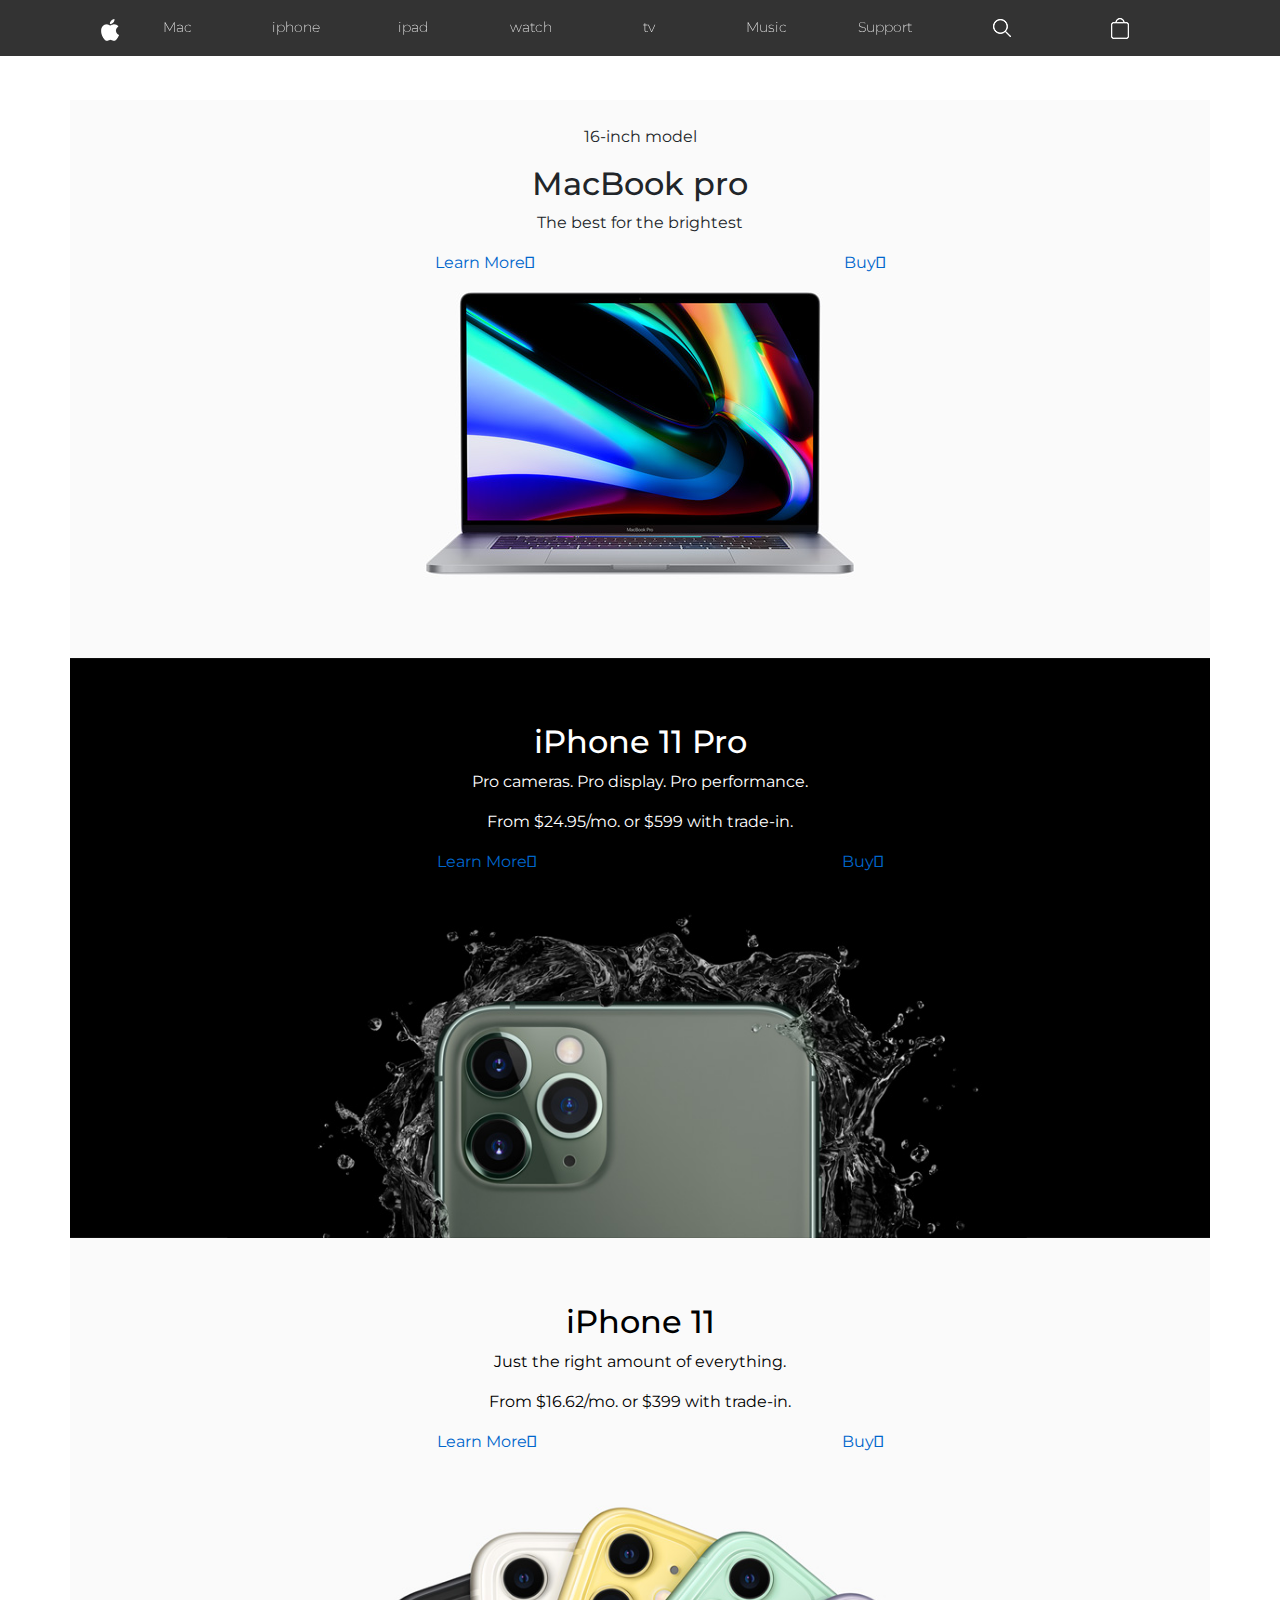
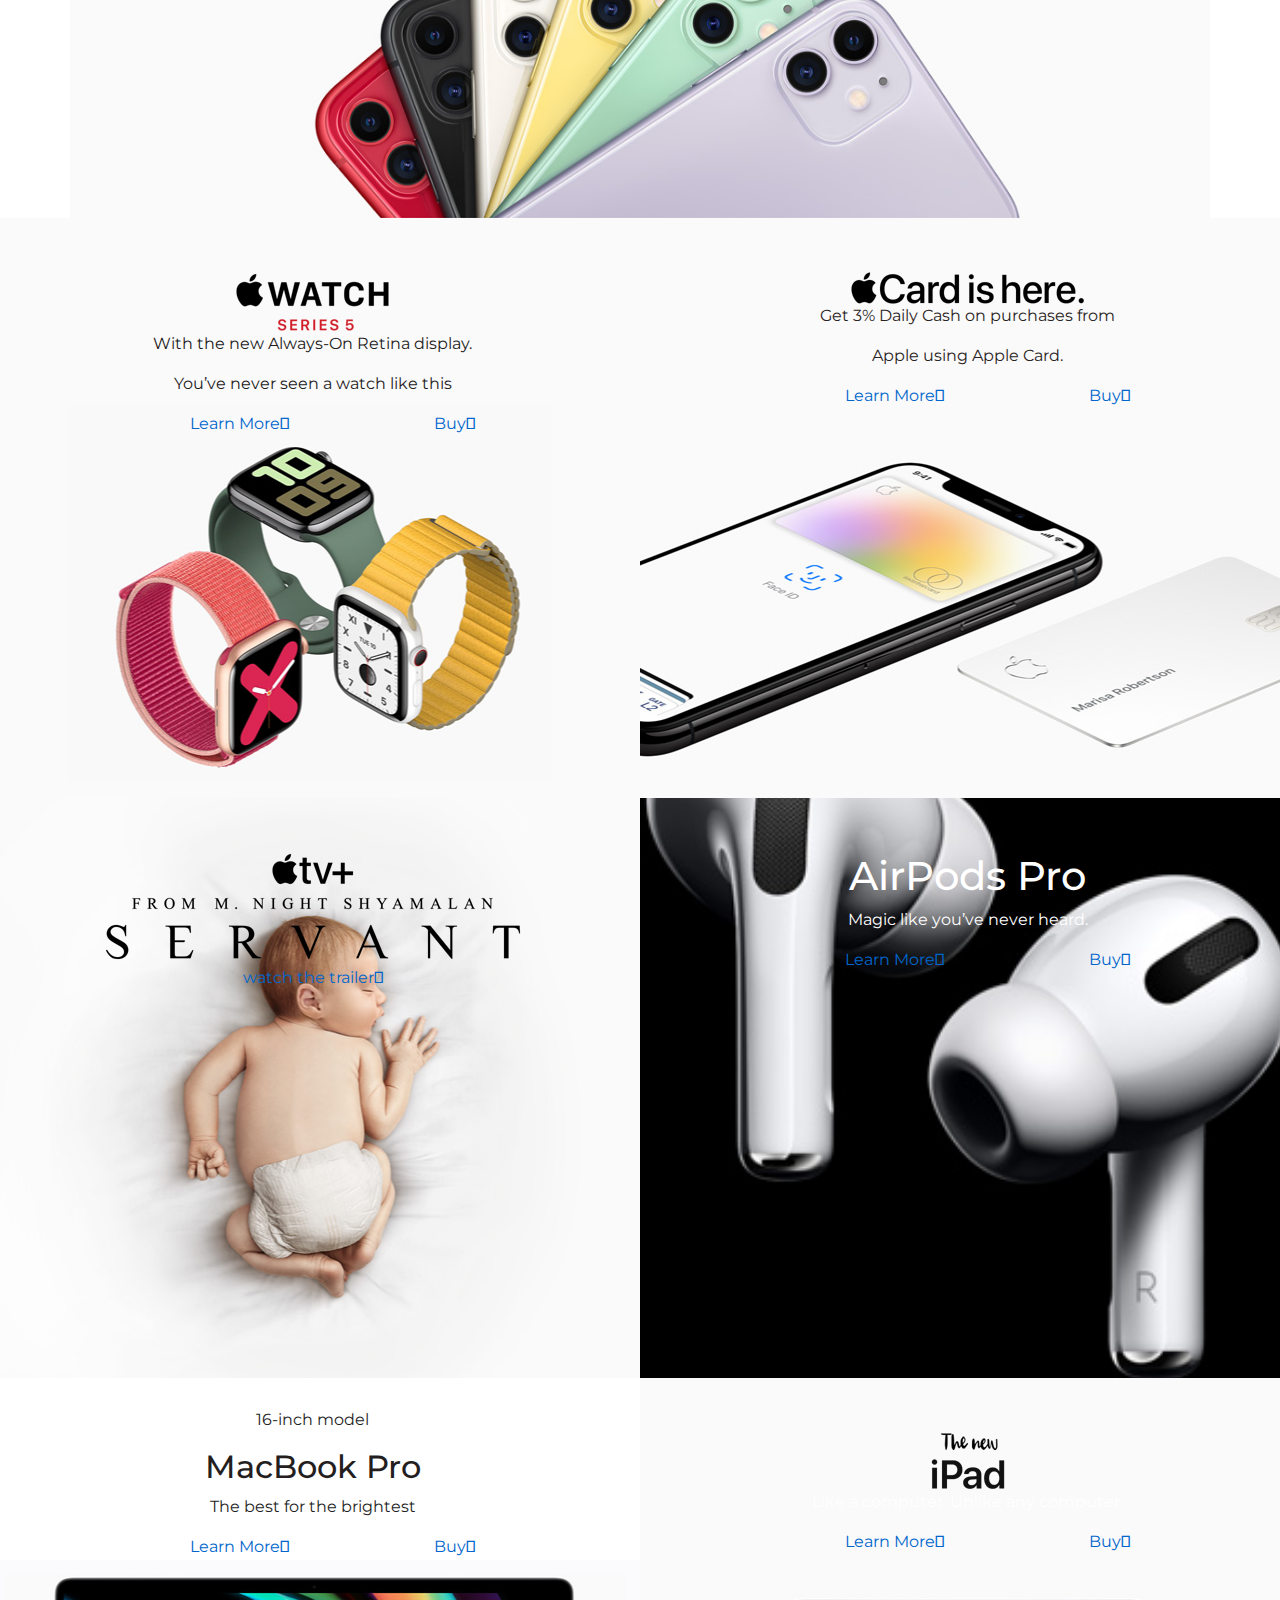
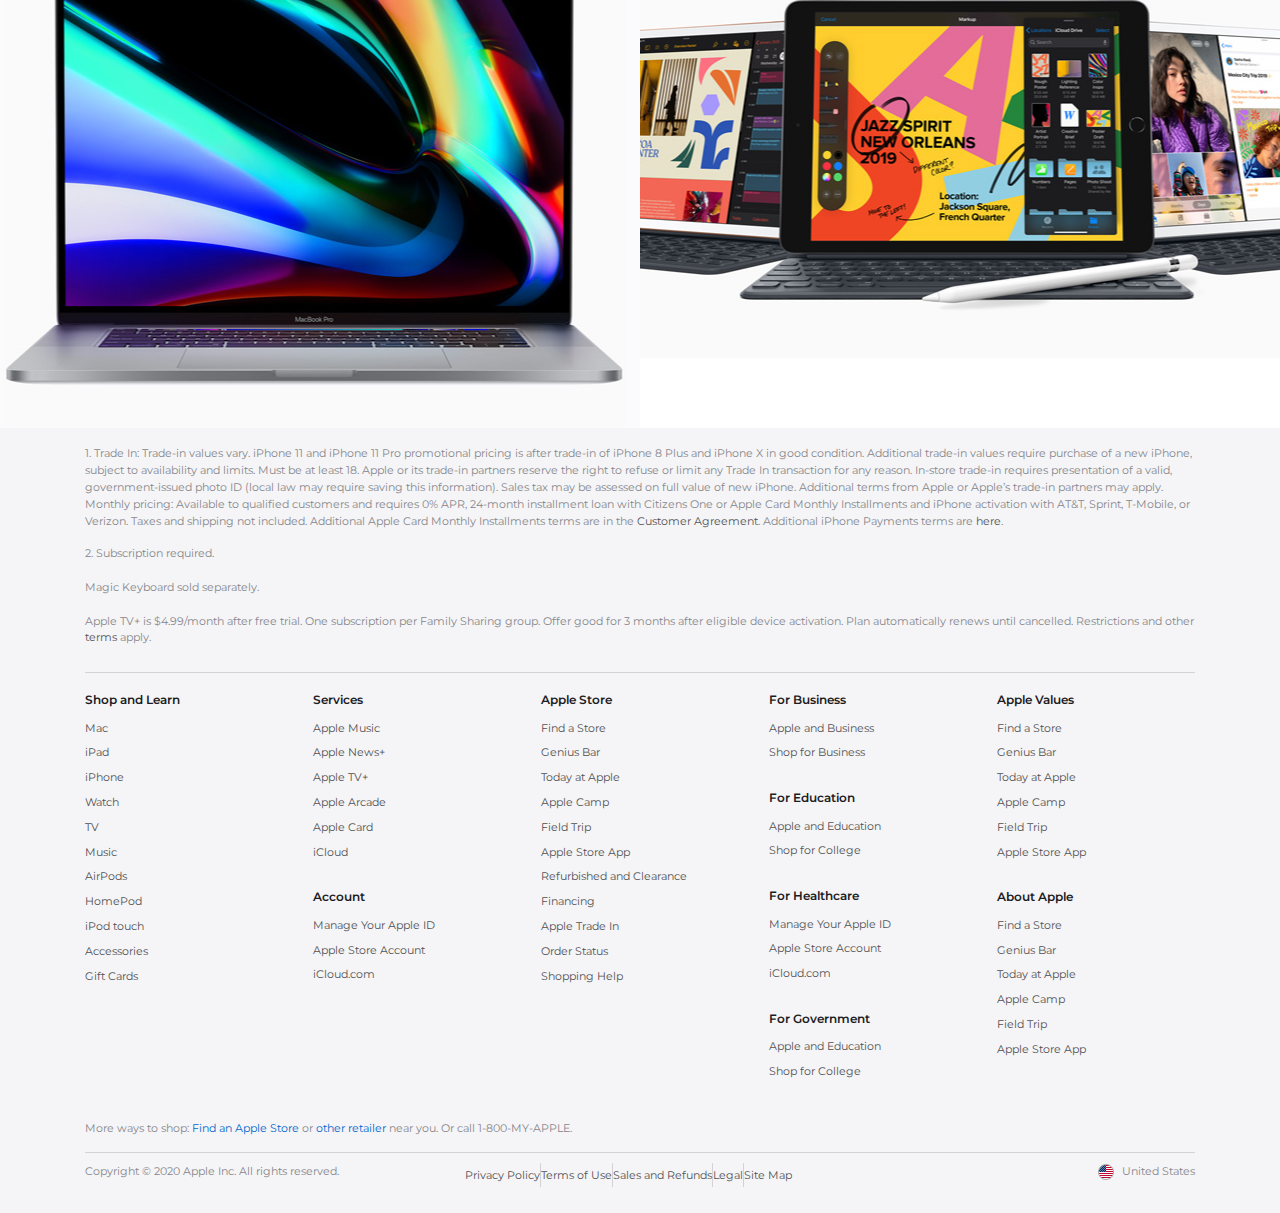
<file: apple-responsive-staring-base-code/index.html>
<!DOCTYPE html>
<html>
  <head>
    <title>Apple Responsive Replica</title>

    <!-- Some meta tags -->
    <meta charset="utf-8" />
    <meta
      name="viewport"
      content="width=device-width, initial-scale=1, shrink-to-fit=no"
    />
    <meta name="title" content="Apple Responsive Replica" />
    <meta
      name="description"
      content="A responsive replica of Apple's website"
    />
    <link rel='icon' href='images/icons/favicon.ico' type='image/x-icon'/ >

    <!-- Link to the Font-Awesome Font -->
    <link
      rel="stylesheet"
      href="https://maxcdn.bootstrapcdn.com/font-awesome/4.6.2/css/font-awesome.min.css"
    />

    <!-- Link to Montserrat font from Google Fonts-->
    <link
      href="https://fonts.googleapis.com/css?family=Montserrat:200,200i,300,300i,400,600,600i,700,700i,800,800i,900,900i&display=swap"
      rel="stylesheet"
    />

    <!-- Styles -->
    <!-- Bootstrap Styles -->
    <link rel="stylesheet" type="text/css" href="css/bootstrap.css" />
    <!-- Custom Styles -->
    <link rel="stylesheet" type="text/css" href="css/styles.css" />
  </head>
  <body>
    <!-- Header navigation -->
    <div class="nav-wrapper fixed-top">
      <div class="container">
        <nav class="navbar navbar-toggleable-sm navbar-expand-md">
          <button
            class="navbar-toggler navbar-toggler-right"
            type="button"
            data-toggle="collapse"
            data-target=".navbar-collapse"
          >
            ☰
          </button>
          <a class="navbar-brand mx-auto" href="#"
            ><img src="images/icons/logo-sm.png"
          /></a>

          <div class="navbar-collapse collapse">
            <ul class="navbar-nav nav-justified w-100 nav-fill">
              <li class="nav-item">
                <a class="nav-link js-scroll-trigger" href="/mac/">Mac</a>
              </li>
              <li class="nav-item">
                <a class="nav-link js-scroll-trigger" href="#">iphone</a>
              </li>
              <li class="nav-item">
                <a class="nav-link js-scroll-trigger" href="#">ipad</a>
              </li>
              <li class="nav-item">
                <a class="nav-link js-scroll-trigger" href="#">watch</a>
              </li>
              <li class="nav-item">
                <a class="nav-link js-scroll-trigger" href="#">tv</a>
              </li>
              <li class="nav-item">
                <a class="nav-link js-scroll-trigger" href="#">Music</a>
              </li>
              <li class="nav-item">
                <a class="nav-link js-scroll-trigger" href="#">Support</a>
              </li>
              <li class="nav-item">
                <a class="nav-link js-scroll-trigger" href="/search/"
                  ><img src="images/icons/search-icon-sm.png"
                /></a>
              </li>
              <li class="nav-item">
                <a class="nav-link js-scroll-trigger" href="/cart/"
                  ><img src="images/icons/cart-sm.png"
                /></a>
              </li>
            </ul>
          </div>
        </nav>
      </div>
    </div>

    <!-- Your code goes in here -->
    <!--  macbook section-->
    <div class="top-100">
      <div class="container main-wrapper1 mark-remover">
        <!-- <p>This is where you implement your code</p> -->
        <p>16-inch model</p>
        <h2>MacBook pro</h2>
        <p>The best for the brightest</p>
        <ul>
          <li><a href="#">Learn More</a></li>
          <li><a href="#">Buy</a></li>
        </ul>
        <img src="./images/home/macbook-pro.jpg" alt="">
      </div>
    </div>
    <!-- .......iphone pro section......... -->
    <div class="container main-wrapper2 mark-remover">     
      <h2>iPhone 11 Pro</h2>
      <p>Pro cameras. Pro display. Pro performance.</p>
      <p>From $24.95/mo. or $599 with trade‑in.</p>
      <!-- back ground image here -->
      <ul>
        <li><a href="#">Learn More</a></li>
        <li><a href="#">Buy</a></li>
      </ul>
    </div>
  </div>
  <!-- ........iphone 11 section.......... -->
  <div class="container main-wrapper3 mark-remover">     
    <h2>iPhone 11</h2>
    <p>Just the right amount of everything.</p>
    <p>From $16.62/mo. or $399 with trade‑in.</p>
    <!-- back ground image here -->
    <ul>
      <li><a href="#">Learn More</a></li>
      <li><a href="#">Buy</a></li>
    </ul>
  </div>
</div>
<!-- ..........watch section -->
<div class="row gx-3">
<div class="container main-wrapper4 col-md-6 mark-remover"> 
 <div>     
  <img src="./images/icons/watch-series5-logo.png" alt="watch-icon">
  <p>With the new Always-On Retina display.</p>
  <p>You’ve never seen a watch like this</p>
  <!-- back ground image here -->
  <ul>
    <li><a href="#">Learn More</a></li>
    <li><a href="#">Buy</a></li>
  </ul>
 </div>
</div>
<!-- ....apple card logo section.. -->
<div class="container main-wrapper5 col-md-6 mark-remover">   
  <div>  
  <img src="./images/icons/apple-card-logo.png" alt="watch-icone">
  <p>Get 3% Daily Cash on purchases from</p>
  <p>Apple using Apple Card.</p>
  <!-- back ground image here -->
  <ul>
    <li><a href="#">Learn More</a></li>
    <li><a href="#">Buy</a></li>
  </ul>
  </div>
</div>
</div>
<!-- ......baby part.......... -->
 <div class="row gx-3">
 <section class="main-wrapper6 col-md-6 mark-remover">
  <div><img src="./images/icons/apple-tv-logo.png" alt=""></div>
  <div><img src="./images/icons/servant-logo.png" alt=""></div>
  <!-- baby back ground image here -->
  <div><a href="#">watch the trailer</a></div>
</section>
 <!-- ...air-pod section.. -->
  <section class="main-wrapper7 col-md-6 mark-remover">
    <h1>AirPods Pro</h1>
    <p>Magic like you’ve never heard.</p>
    <ul>
      <li class="temp"><a href="">Learn More</a></li>
      <li><a href="">Buy</a></li>
    </ul>
  </section>
</div>

<div class="row gx-3">
  <!-- mac book section -->
   <section class="main-wrapper8 col-md-6 mark-remover">
    <p>16-inch model</p>
    <h2 font-weight-bold>MacBook Pro</h2>
    <p>The best for the brightest</p>
    <ul>
      <li><a href="#">Learn More</a></li>
      <li><a href="#">Buy</a></li>
    </ul>
   </section>
   <!-- last ipad part -->
    <section class="main-wrapper9 col-md-6 mark-remover">
      <div><img src="./images/icons/new-ipad-logo.png" alt=""></div>
      <p>Like a computer. Unlike any computer.</p>
      <ul>
        <li><a href="#">Learn More</a></li>
        <li><a href="#">Buy</a></li>
      </ul>
      <!-- back ground image here -->
    </section>
  </div>
 










    <!-- Footer section stats here -->
    <footer class="footer-wrapper">
      <div class="container">
        <div class="upper-text-container">
          <p>
            1. Trade In: Trade‑in values vary. iPhone 11 and iPhone 11 Pro
            promotional pricing is after trade‑in of iPhone 8 Plus and iPhone X
            in good condition. Additional trade‑in values require purchase of a
            new iPhone, subject to availability and limits. Must be at least 18.
            Apple or its trade-in partners reserve the right to refuse or limit
            any Trade In transaction for any reason. In‑store trade‑in requires
            presentation of a valid, government-issued photo ID (local law may
            require saving this information). Sales tax may be assessed on full
            value of new iPhone. Additional terms from Apple or Apple’s trade-in
            partners may apply. Monthly pricing: Available to qualified
            customers and requires 0% APR, 24-month installment loan with
            Citizens One or Apple Card Monthly Installments and iPhone
            activation with AT&T, Sprint, T-Mobile, or Verizon. Taxes and
            shipping not included. Additional Apple Card Monthly Installments
            terms are in the
            <a
              href="https://www.goldmansachs.com/terms-and-conditions/Apple-Card-Customer-Agreement.pdf"
              target="_blank"
            >
              Customer Agreement</a
            >. Additional iPhone Payments terms are
            <a
              href="https://www.apple.com/legal/sales-support/iphoneinstallments_us/"
            >
              here</a
            >.
          </p>
          <p>
            2. Subscription required.<br /><br />
            Magic Keyboard sold separately.<br /><br />
            Apple TV+ is $4.99/month after free trial. One subscription per
            Family Sharing group. Offer good for 3 months after eligible device
            activation. Plan automatically renews until cancelled. Restrictions
            and other <a href="https://www.apple.com/promo/">terms </a> apply.
          </p>
        </div>
        <div class="footer-links-wrapper row">
          <div class="links-wrapper-1 col-sm-12 col-md">
            <h3>Shop and Learn</h3>
            <ul>
              <li><a href="#">Mac</a></li>
              <li><a href="#">iPad</a></li>
              <li><a href="#">iPhone</a></li>
              <li><a href="#">Watch</a></li>
              <li><a href="#">TV</a></li>
              <li><a href="#">Music</a></li>
              <li><a href="#">AirPods</a></li>
              <li><a href="#">HomePod</a></li>
              <li><a href="#">iPod touch</a></li>
              <li><a href="#">Accessories</a></li>
              <li><a href="#">Gift Cards</a></li>
            </ul>
          </div>
          <div class="links-wrapper-2 col-sm-12 col-md">
            <h3>Services</h3>
            <ul>
              <li><a href="#">Apple Music</a></li>
              <li><a href="#">Apple News+</a></li>
              <li><a href="#">Apple TV+</a></li>
              <li><a href="#">Apple Arcade</a></li>
              <li><a href="#">Apple Card</a></li>
              <li><a href="#">iCloud</a></li>
            </ul>
            <h3>Account</h3>
            <ul>
              <li><a href="#">Manage Your Apple ID</a></li>
              <li><a href="#">Apple Store Account</a></li>
              <li><a href="#">iCloud.com</a></li>
            </ul>
          </div>
          <div class="links-wrapper-3 col-sm-12 col-md">
            <h3>Apple Store</h3>
            <ul>
              <li><a href="#">Find a Store</a></li>
              <li><a href="#">Genius Bar</a></li>
              <li><a href="#">Today at Apple</a></li>
              <li><a href="#">Apple Camp</a></li>
              <li><a href="#">Field Trip</a></li>
              <li><a href="#">Apple Store App</a></li>
              <li><a href="#">Refurbished and Clearance</a></li>
              <li><a href="#">Financing</a></li>
              <li><a href="#">Apple Trade In</a></li>
              <li><a href="#">Order Status</a></li>
              <li><a href="#">Shopping Help</a></li>
            </ul>
          </div>
          <div class="links-wrapper-4 col-sm-12 col-md">
            <h3>For Business</h3>
            <ul>
              <li><a href="#">Apple and Business</a></li>
              <li><a href="#">Shop for Business</a></li>
            </ul>
            <h3>For Education</h3>
            <ul>
              <li><a href="#">Apple and Education</a></li>
              <li><a href="#">Shop for College</a></li>
            </ul>
            <h3>For Healthcare</h3>
            <ul>
              <li><a href="#">Manage Your Apple ID</a></li>
              <li><a href="#">Apple Store Account</a></li>
              <li><a href="#">iCloud.com</a></li>
            </ul>
            <h3>For Government</h3>
            <ul>
              <li><a href="#">Apple and Education</a></li>
              <li><a href="#">Shop for College</a></li>
            </ul>
          </div>
          <div class="links-wrapper-5 col-sm-12 col-md">
            <h3>Apple Values</h3>
            <ul>
              <li><a href="#">Find a Store</a></li>
              <li><a href="#">Genius Bar</a></li>
              <li><a href="#">Today at Apple</a></li>
              <li><a href="#">Apple Camp</a></li>
              <li><a href="#">Field Trip</a></li>
              <li><a href="#">Apple Store App</a></li>
            </ul>
            <h3>About Apple</h3>
            <ul>
              <li><a href="#">Find a Store</a></li>
              <li><a href="#">Genius Bar</a></li>
              <li><a href="#">Today at Apple</a></li>
              <li><a href="#">Apple Camp</a></li>
              <li><a href="#">Field Trip</a></li>
              <li><a href="#">Apple Store App</a></li>
            </ul>
          </div>
        </div>
        <div class="my-apple-wrapper">
          More ways to shop: <a href="#">Find an Apple Store</a> or
          <a href="#">other retailer</a> near you. Or call 1-800-MY-APPLE.
        </div>
        <div class="copyright-wrapper row">
          <div
            class="copyright col-sm-12 order-2 col-md-8 order-md-1 col-lg-4 order-lg-1"
          >
            Copyright &copy; 2020 Apple Inc. All rights reserved.
          </div>
          <div class="footer-links-terms col-sm-12 order-3 col-lg-6 order-lg-2">
            <ul>
              <li><a href="#">Privacy Policy</a></li>
              <li><a href="#">Terms of Use</a></li>
              <li><a href="#">Sales and Refunds</a></li>
              <li><a href="#">Legal</a></li>
              <li><a href="#">Site Map</a></li>
            </ul>
          </div>
          <div
            class="footer-country col-sm-12 order-1 col-md-4 order-md-2 text-md-right col-lg-2 order-lg-3"
          >
            <div class="flag-wrapper"><img src="images/icons/16.png" /></div>
            <div class="footer-country-name">United States</div>
          </div>
        </div>
      </div>
    </footer>
    <!-- Footer section ends here -->

    <!-- Javascript -->

    <!-- jQuery -->
    <script src="https://ajax.googleapis.com/ajax/libs/jquery/3.4.1/jquery.min.js"></script>

    <!-- Bootsrap JS -->
    <script src="js/bootstrap.js"></script>
  </body>
</html>
</file>
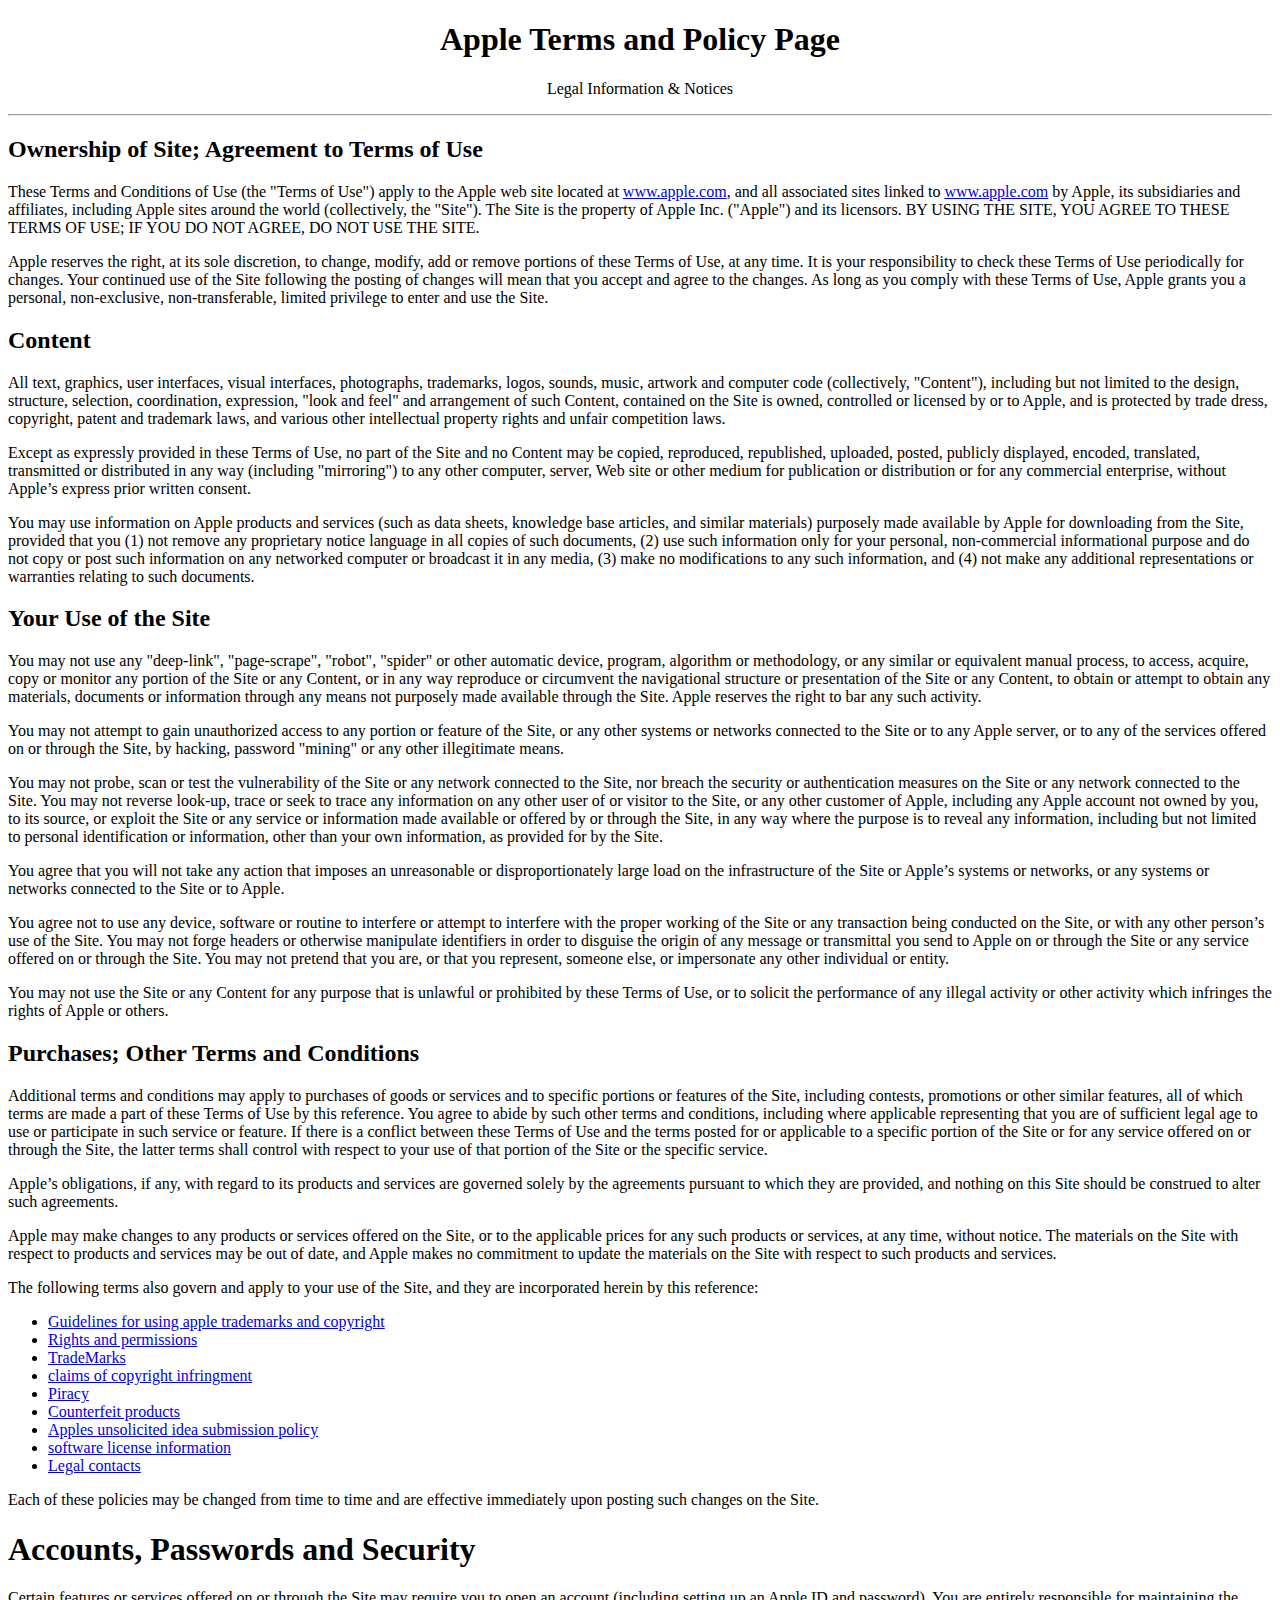
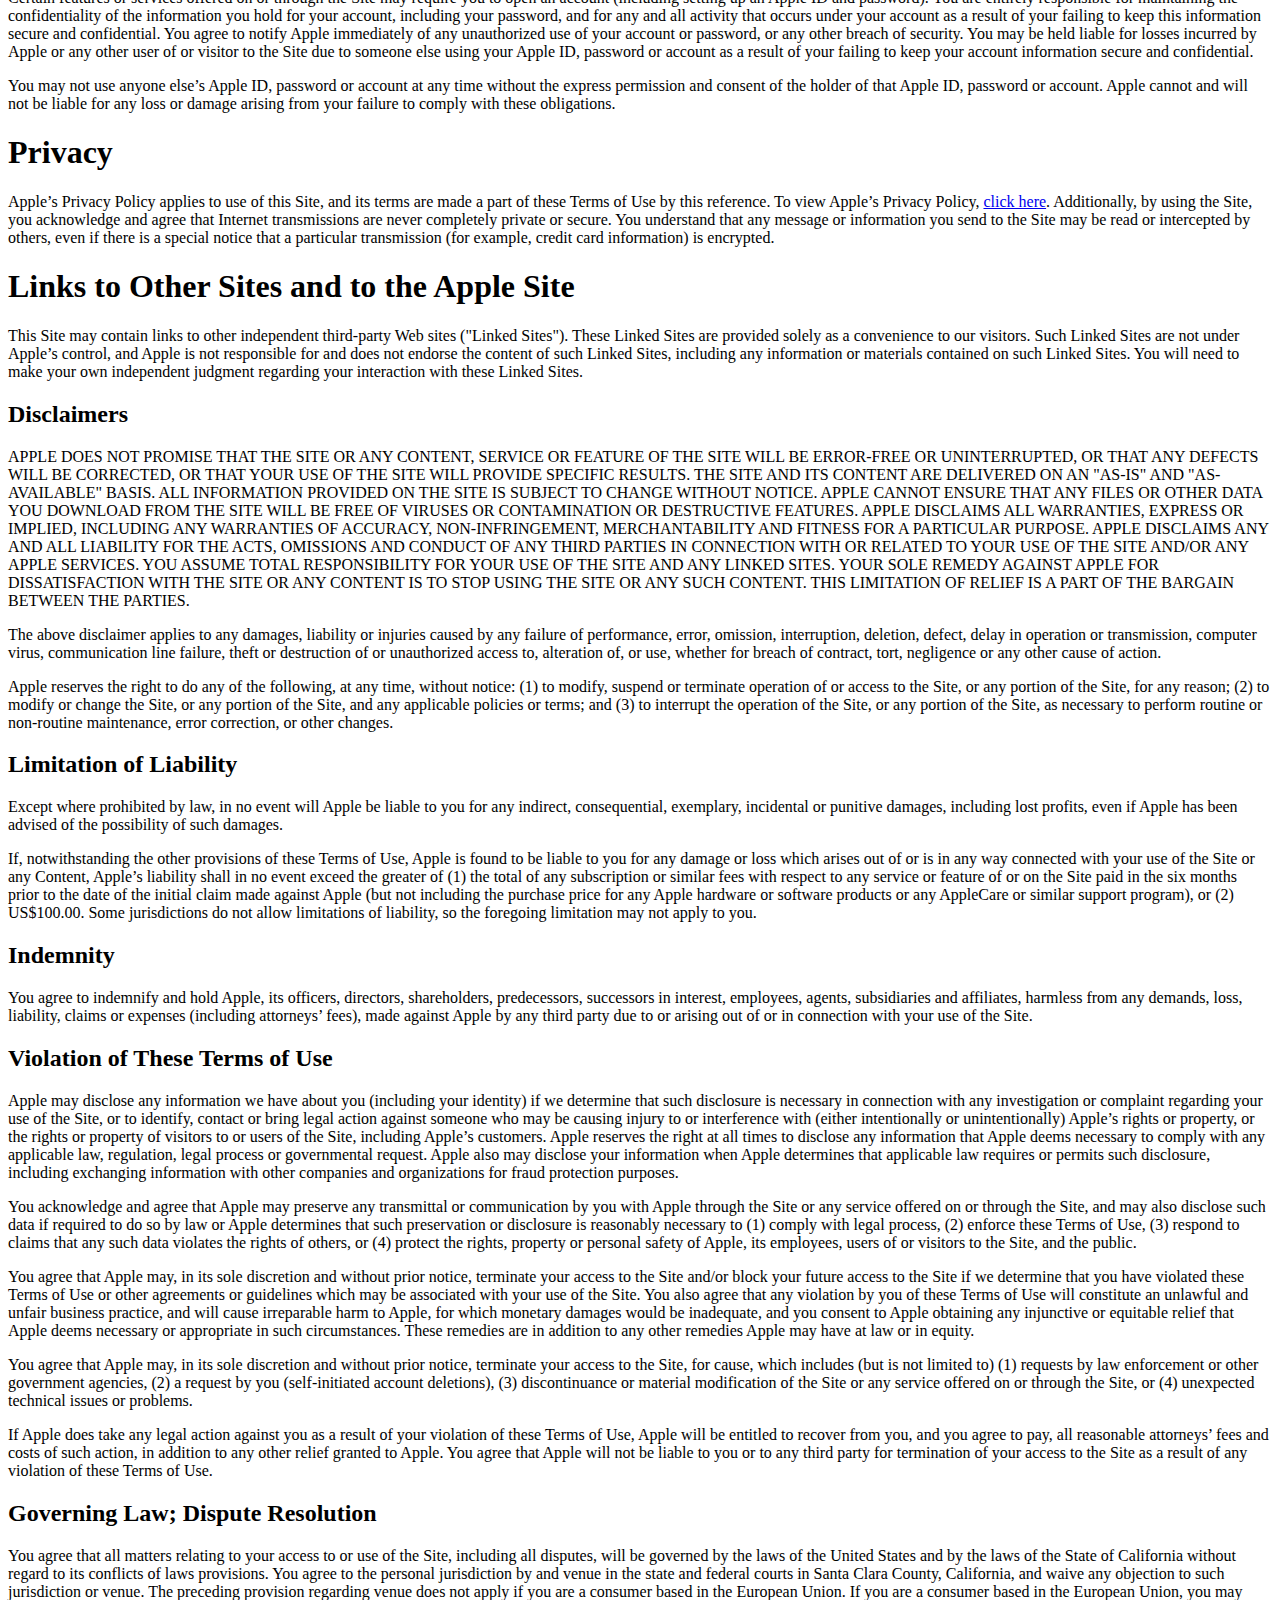
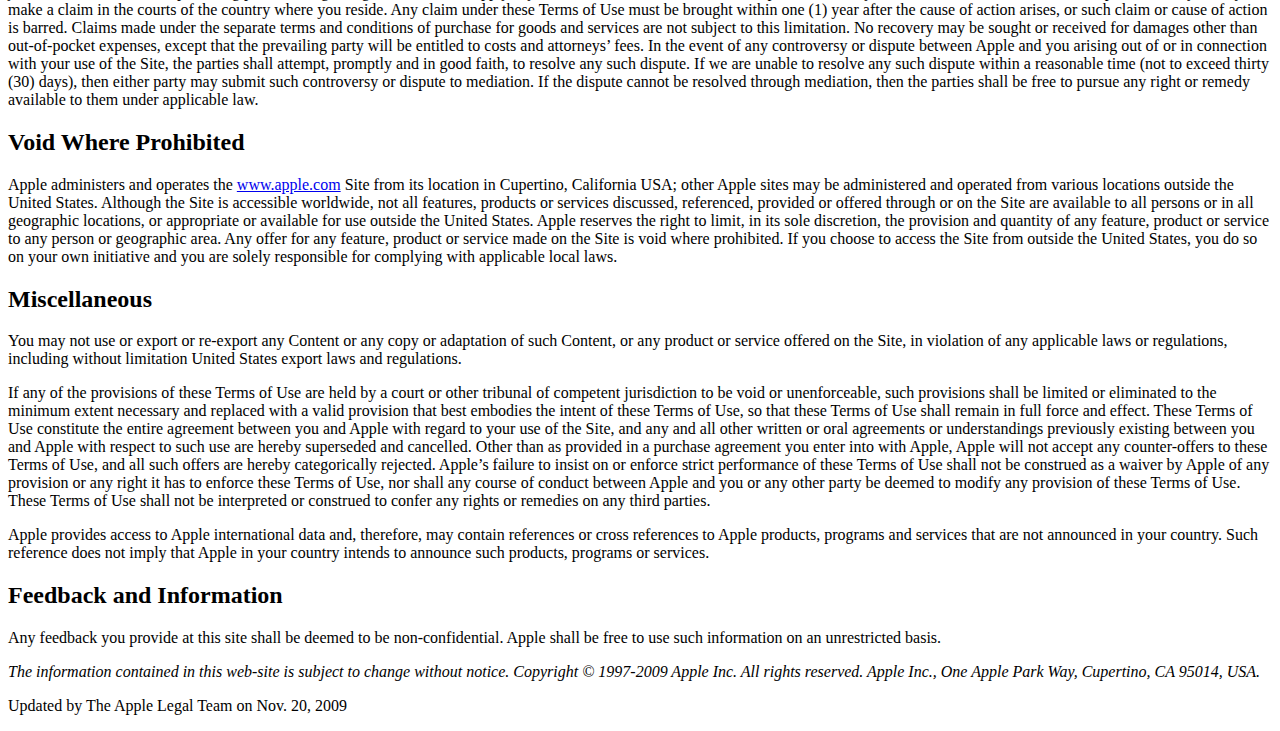
<file: Apleterms.html>
<!DOCTYPE html>
<html lang="en">
  <head>
    <meta charset="UTF-8" />
    <meta name="viewport" content="width=device-width, initial-scale=1.0" />
    <title>Apple Terms and Policy Page </title>
  </head>
  <body>
    <center>
      <h1>Apple Terms and Policy Page</h1>
      <p>Legal Information & Notices</p>
    </center>
    <hr />
    <h2>Ownership of Site; Agreement to Terms of Use</h2>
    <p>
      These Terms and Conditions of Use (the "Terms of Use") apply to the Apple
      web site located at <a href="https://www.apple.com/">www.apple.com</a>,
      and all associated sites linked to
      <a href="https://www.apple.com/">www.apple.com</a> by Apple, its
      subsidiaries and affiliates, including Apple sites around the world
      (collectively, the "Site"). The Site is the property of Apple Inc.
      ("Apple") and its licensors. BY USING THE SITE, YOU AGREE TO THESE TERMS
      OF USE; IF YOU DO NOT AGREE, DO NOT USE THE SITE.
    </p>
    <p>
      Apple reserves the right, at its sole discretion, to change, modify, add
      or remove portions of these Terms of Use, at any time. It is your
      responsibility to check these Terms of Use periodically for changes. Your
      continued use of the Site following the posting of changes will mean that
      you accept and agree to the changes. As long as you comply with these
      Terms of Use, Apple grants you a personal, non-exclusive,
      non-transferable, limited privilege to enter and use the Site.
    </p>
    <h2>Content</h2>
    <p>
      All text, graphics, user interfaces, visual interfaces, photographs,
      trademarks, logos, sounds, music, artwork and computer code (collectively,
      "Content"), including but not limited to the design, structure, selection,
      coordination, expression, "look and feel" and arrangement of such Content,
      contained on the Site is owned, controlled or licensed by or to Apple, and
      is protected by trade dress, copyright, patent and trademark laws, and
      various other intellectual property rights and unfair competition laws.
    </p>
    <p>
      Except as expressly provided in these Terms of Use, no part of the Site
      and no Content may be copied, reproduced, republished, uploaded, posted,
      publicly displayed, encoded, translated, transmitted or distributed in any
      way (including "mirroring") to any other computer, server, Web site or
      other medium for publication or distribution or for any commercial
      enterprise, without Apple’s express prior written consent.
    </p>
    <p>
      You may use information on Apple products and services (such as data
      sheets, knowledge base articles, and similar materials) purposely made
      available by Apple for downloading from the Site, provided that you (1)
      not remove any proprietary notice language in all copies of such
      documents, (2) use such information only for your personal, non-commercial
      informational purpose and do not copy or post such information on any
      networked computer or broadcast it in any media, (3) make no modifications
      to any such information, and (4) not make any additional representations
      or warranties relating to such documents.
    </p>
    <h2>Your Use of the Site</h2>
    <p>
      You may not use any "deep-link", "page-scrape", "robot", "spider" or other
      automatic device, program, algorithm or methodology, or any similar or
      equivalent manual process, to access, acquire, copy or monitor any portion
      of the Site or any Content, or in any way reproduce or circumvent the
      navigational structure or presentation of the Site or any Content, to
      obtain or attempt to obtain any materials, documents or information
      through any means not purposely made available through the Site. Apple
      reserves the right to bar any such activity.
    </p>
    <p>
      You may not attempt to gain unauthorized access to any portion or feature
      of the Site, or any other systems or networks connected to the Site or to
      any Apple server, or to any of the services offered on or through the
      Site, by hacking, password "mining" or any other illegitimate means.
    </p>
    <p>
      You may not probe, scan or test the vulnerability of the Site or any
      network connected to the Site, nor breach the security or authentication
      measures on the Site or any network connected to the Site. You may not
      reverse look-up, trace or seek to trace any information on any other user
      of or visitor to the Site, or any other customer of Apple, including any
      Apple account not owned by you, to its source, or exploit the Site or any
      service or information made available or offered by or through the Site,
      in any way where the purpose is to reveal any information, including but
      not limited to personal identification or information, other than your own
      information, as provided for by the Site.
    </p>
    <p>
      You agree that you will not take any action that imposes an unreasonable
      or disproportionately large load on the infrastructure of the Site or
      Apple’s systems or networks, or any systems or networks connected to the
      Site or to Apple.
    </p>
    <p>
      You agree not to use any device, software or routine to interfere or
      attempt to interfere with the proper working of the Site or any
      transaction being conducted on the Site, or with any other person’s use of
      the Site. You may not forge headers or otherwise manipulate identifiers in
      order to disguise the origin of any message or transmittal you send to
      Apple on or through the Site or any service offered on or through the
      Site. You may not pretend that you are, or that you represent, someone
      else, or impersonate any other individual or entity.
    </p>
    <p>
      You may not use the Site or any Content for any purpose that is unlawful
      or prohibited by these Terms of Use, or to solicit the performance of any
      illegal activity or other activity which infringes the rights of Apple or
      others.
    </p>
    <h2>Purchases; Other Terms and Conditions</h2>
    <p>
      Additional terms and conditions may apply to purchases of goods or
      services and to specific portions or features of the Site, including
      contests, promotions or other similar features, all of which terms are
      made a part of these Terms of Use by this reference. You agree to abide by
      such other terms and conditions, including where applicable representing
      that you are of sufficient legal age to use or participate in such service
      or feature. If there is a conflict between these Terms of Use and the
      terms posted for or applicable to a specific portion of the Site or for
      any service offered on or through the Site, the latter terms shall control
      with respect to your use of that portion of the Site or the specific
      service.
    </p>
    <p>
      Apple’s obligations, if any, with regard to its products and services are
      governed solely by the agreements pursuant to which they are provided, and
      nothing on this Site should be construed to alter such agreements.
    </p>
    <p>
      Apple may make changes to any products or services offered on the Site, or
      to the applicable prices for any such products or services, at any time,
      without notice. The materials on the Site with respect to products and
      services may be out of date, and Apple makes no commitment to update the
      materials on the Site with respect to such products and services.
    </p>
    <p>
      The following terms also govern and apply to your use of the Site, and
      they are incorporated herein by this reference:
    </p>
    <ul>
      <li>
        <a
          href="https://www.apple.com/legal/intellectual-property/guidelinesfor3rdparties.html"
          >Guidelines for using apple trademarks and copyright</a
        >
      </li>
      <li>
        <a href="https://www.apple.com/legal/contact/rights-permissions.html"
          >Rights and permissions</a
        >
      </li>
      <li>
        <a href="https://www.apple.com/legal/intellectual-property/"
          >TradeMarks</a
        >
      </li>
      <li>
        <a
          href="https://www.apple.com/legal/contact/copyright-infringement.html"
          >claims of copyright infringment</a
        >
      </li>
      <li>
        <a href="https://www.apple.com/legal/contact/piracy.html">Piracy</a>
      </li>
      <li>
        <a
          href="https://www.apple.com/legal/contact/counterfeit-prevention.html"
          >Counterfeit products</a
        >
      </li>
      <li>
        <a
          href="https://www.apple.com/legal/intellectual-property/policies/ideas.html"
          >Apples unsolicited idea submission policy</a
        >
      </li>
      <li>
        <a href="https://www.apple.com/legal/sla/"
          >software license information</a
        >
      </li>
      <li><a href="https://www.apple.com/legal/contact/">Legal contacts</a></li>
    </ul>
    <p>
      Each of these policies may be changed from time to time and are effective
      immediately upon posting such changes on the Site.
    </p>
    <h1>Accounts, Passwords and Security</h1>
    <p>
      Certain features or services offered on or through the Site may require
      you to open an account (including setting up an Apple ID and password).
      You are entirely responsible for maintaining the confidentiality of the
      information you hold for your account, including your password, and for
      any and all activity that occurs under your account as a result of your
      failing to keep this information secure and confidential. You agree to
      notify Apple immediately of any unauthorized use of your account or
      password, or any other breach of security. You may be held liable for
      losses incurred by Apple or any other user of or visitor to the Site due
      to someone else using your Apple ID, password or account as a result of
      your failing to keep your account information secure and confidential.
    </p>
    <p>
      You may not use anyone else’s Apple ID, password or account at any time
      without the express permission and consent of the holder of that Apple ID,
      password or account. Apple cannot and will not be liable for any loss or
      damage arising from your failure to comply with these obligations.
    </p>
    <h1>Privacy</h1>
    <p>
      Apple’s Privacy Policy applies to use of this Site, and its terms are made
      a part of these Terms of Use by this reference. To view Apple’s Privacy
      Policy, <a href="https://www.apple.com/legal/privacy/">click here</a>.
      Additionally, by using the Site, you acknowledge and agree that Internet
      transmissions are never completely private or secure. You understand that
      any message or information you send to the Site may be read or intercepted
      by others, even if there is a special notice that a particular
      transmission (for example, credit card information) is encrypted.
    </p>
    <h1>Links to Other Sites and to the Apple Site</h1>
    <p>
      This Site may contain links to other independent third-party Web sites
      ("Linked Sites"). These Linked Sites are provided solely as a convenience
      to our visitors. Such Linked Sites are not under Apple’s control, and
      Apple is not responsible for and does not endorse the content of such
      Linked Sites, including any information or materials contained on such
      Linked Sites. You will need to make your own independent judgment
      regarding your interaction with these Linked Sites.
    </p>
    <h2>Disclaimers</h2>
    <p>
      APPLE DOES NOT PROMISE THAT THE SITE OR ANY CONTENT, SERVICE OR FEATURE OF
      THE SITE WILL BE ERROR-FREE OR UNINTERRUPTED, OR THAT ANY DEFECTS WILL BE
      CORRECTED, OR THAT YOUR USE OF THE SITE WILL PROVIDE SPECIFIC RESULTS. THE
      SITE AND ITS CONTENT ARE DELIVERED ON AN "AS-IS" AND "AS-AVAILABLE" BASIS.
      ALL INFORMATION PROVIDED ON THE SITE IS SUBJECT TO CHANGE WITHOUT NOTICE.
      APPLE CANNOT ENSURE THAT ANY FILES OR OTHER DATA YOU DOWNLOAD FROM THE
      SITE WILL BE FREE OF VIRUSES OR CONTAMINATION OR DESTRUCTIVE FEATURES.
      APPLE DISCLAIMS ALL WARRANTIES, EXPRESS OR IMPLIED, INCLUDING ANY
      WARRANTIES OF ACCURACY, NON-INFRINGEMENT, MERCHANTABILITY AND FITNESS FOR
      A PARTICULAR PURPOSE. APPLE DISCLAIMS ANY AND ALL LIABILITY FOR THE ACTS,
      OMISSIONS AND CONDUCT OF ANY THIRD PARTIES IN CONNECTION WITH OR RELATED
      TO YOUR USE OF THE SITE AND/OR ANY APPLE SERVICES. YOU ASSUME TOTAL
      RESPONSIBILITY FOR YOUR USE OF THE SITE AND ANY LINKED SITES. YOUR SOLE
      REMEDY AGAINST APPLE FOR DISSATISFACTION WITH THE SITE OR ANY CONTENT IS
      TO STOP USING THE SITE OR ANY SUCH CONTENT. THIS LIMITATION OF RELIEF IS A
      PART OF THE BARGAIN BETWEEN THE PARTIES.
    </p>
    <p>
      The above disclaimer applies to any damages, liability or injuries caused
      by any failure of performance, error, omission, interruption, deletion,
      defect, delay in operation or transmission, computer virus, communication
      line failure, theft or destruction of or unauthorized access to,
      alteration of, or use, whether for breach of contract, tort, negligence or
      any other cause of action.
    </p>
    <p>
      Apple reserves the right to do any of the following, at any time, without
      notice: (1) to modify, suspend or terminate operation of or access to the
      Site, or any portion of the Site, for any reason; (2) to modify or change
      the Site, or any portion of the Site, and any applicable policies or
      terms; and (3) to interrupt the operation of the Site, or any portion of
      the Site, as necessary to perform routine or non-routine maintenance,
      error correction, or other changes.
    </p>
    <h2>Limitation of Liability</h2>
    <p>
      Except where prohibited by law, in no event will Apple be liable to you
      for any indirect, consequential, exemplary, incidental or punitive
      damages, including lost profits, even if Apple has been advised of the
      possibility of such damages.
    </p>
    <p>
      If, notwithstanding the other provisions of these Terms of Use, Apple is
      found to be liable to you for any damage or loss which arises out of or is
      in any way connected with your use of the Site or any Content, Apple’s
      liability shall in no event exceed the greater of (1) the total of any
      subscription or similar fees with respect to any service or feature of or
      on the Site paid in the six months prior to the date of the initial claim
      made against Apple (but not including the purchase price for any Apple
      hardware or software products or any AppleCare or similar support
      program), or (2) US$100.00. Some jurisdictions do not allow limitations of
      liability, so the foregoing limitation may not apply to you.
    </p>
    <h2>Indemnity</h2>
    <p>
      You agree to indemnify and hold Apple, its officers, directors,
      shareholders, predecessors, successors in interest, employees, agents,
      subsidiaries and affiliates, harmless from any demands, loss, liability,
      claims or expenses (including attorneys’ fees), made against Apple by any
      third party due to or arising out of or in connection with your use of the
      Site.
    </p>
    <h2>Violation of These Terms of Use</h2>
    <p>
      Apple may disclose any information we have about you (including your
      identity) if we determine that such disclosure is necessary in connection
      with any investigation or complaint regarding your use of the Site, or to
      identify, contact or bring legal action against someone who may be causing
      injury to or interference with (either intentionally or unintentionally)
      Apple’s rights or property, or the rights or property of visitors to or
      users of the Site, including Apple’s customers. Apple reserves the right
      at all times to disclose any information that Apple deems necessary to
      comply with any applicable law, regulation, legal process or governmental
      request. Apple also may disclose your information when Apple determines
      that applicable law requires or permits such disclosure, including
      exchanging information with other companies and organizations for fraud
      protection purposes.
    </p>
    <p>
      You acknowledge and agree that Apple may preserve any transmittal or
      communication by you with Apple through the Site or any service offered on
      or through the Site, and may also disclose such data if required to do so
      by law or Apple determines that such preservation or disclosure is
      reasonably necessary to (1) comply with legal process, (2) enforce these
      Terms of Use, (3) respond to claims that any such data violates the rights
      of others, or (4) protect the rights, property or personal safety of
      Apple, its employees, users of or visitors to the Site, and the public.
    </p>
    <p>
      You agree that Apple may, in its sole discretion and without prior notice,
      terminate your access to the Site and/or block your future access to the
      Site if we determine that you have violated these Terms of Use or other
      agreements or guidelines which may be associated with your use of the
      Site. You also agree that any violation by you of these Terms of Use will
      constitute an unlawful and unfair business practice, and will cause
      irreparable harm to Apple, for which monetary damages would be inadequate,
      and you consent to Apple obtaining any injunctive or equitable relief that
      Apple deems necessary or appropriate in such circumstances. These remedies
      are in addition to any other remedies Apple may have at law or in equity.
    </p>
    <p>
      You agree that Apple may, in its sole discretion and without prior notice,
      terminate your access to the Site, for cause, which includes (but is not
      limited to) (1) requests by law enforcement or other government agencies,
      (2) a request by you (self-initiated account deletions), (3)
      discontinuance or material modification of the Site or any service offered
      on or through the Site, or (4) unexpected technical issues or problems.
    </p>
    <p>
      If Apple does take any legal action against you as a result of your
      violation of these Terms of Use, Apple will be entitled to recover from
      you, and you agree to pay, all reasonable attorneys’ fees and costs of
      such action, in addition to any other relief granted to Apple. You agree
      that Apple will not be liable to you or to any third party for termination
      of your access to the Site as a result of any violation of these Terms of
      Use.
    </p>
    <h2>Governing Law; Dispute Resolution</h2>
    <p>
      You agree that all matters relating to your access to or use of the Site,
      including all disputes, will be governed by the laws of the United States
      and by the laws of the State of California without regard to its conflicts
      of laws provisions. You agree to the personal jurisdiction by and venue in
      the state and federal courts in Santa Clara County, California, and waive
      any objection to such jurisdiction or venue. The preceding provision
      regarding venue does not apply if you are a consumer based in the European
      Union. If you are a consumer based in the European Union, you may make a
      claim in the courts of the country where you reside. Any claim under these
      Terms of Use must be brought within one (1) year after the cause of action
      arises, or such claim or cause of action is barred. Claims made under the
      separate terms and conditions of purchase for goods and services are not
      subject to this limitation. No recovery may be sought or received for
      damages other than out-of-pocket expenses, except that the prevailing
      party will be entitled to costs and attorneys’ fees. In the event of any
      controversy or dispute between Apple and you arising out of or in
      connection with your use of the Site, the parties shall attempt, promptly
      and in good faith, to resolve any such dispute. If we are unable to
      resolve any such dispute within a reasonable time (not to exceed thirty
      (30) days), then either party may submit such controversy or dispute to
      mediation. If the dispute cannot be resolved through mediation, then the
      parties shall be free to pursue any right or remedy available to them
      under applicable law.
    </p>
    <h2>Void Where Prohibited</h2>
    <p>
      Apple administers and operates the
      <a href="https://www.apple.com/">www.apple.com</a> Site from its location
      in Cupertino, California USA; other Apple sites may be administered and
      operated from various locations outside the United States. Although the
      Site is accessible worldwide, not all features, products or services
      discussed, referenced, provided or offered through or on the Site are
      available to all persons or in all geographic locations, or appropriate or
      available for use outside the United States. Apple reserves the right to
      limit, in its sole discretion, the provision and quantity of any feature,
      product or service to any person or geographic area. Any offer for any
      feature, product or service made on the Site is void where prohibited. If
      you choose to access the Site from outside the United States, you do so on
      your own initiative and you are solely responsible for complying with
      applicable local laws.
    </p>
    <h2>Miscellaneous</h2>
    <p>
      You may not use or export or re-export any Content or any copy or
      adaptation of such Content, or any product or service offered on the Site,
      in violation of any applicable laws or regulations, including without
      limitation United States export laws and regulations.
    </p>
    <p>
      If any of the provisions of these Terms of Use are held by a court or
      other tribunal of competent jurisdiction to be void or unenforceable, such
      provisions shall be limited or eliminated to the minimum extent necessary
      and replaced with a valid provision that best embodies the intent of these
      Terms of Use, so that these Terms of Use shall remain in full force and
      effect. These Terms of Use constitute the entire agreement between you and
      Apple with regard to your use of the Site, and any and all other written
      or oral agreements or understandings previously existing between you and
      Apple with respect to such use are hereby superseded and cancelled. Other
      than as provided in a purchase agreement you enter into with Apple, Apple
      will not accept any counter-offers to these Terms of Use, and all such
      offers are hereby categorically rejected. Apple’s failure to insist on or
      enforce strict performance of these Terms of Use shall not be construed as
      a waiver by Apple of any provision or any right it has to enforce these
      Terms of Use, nor shall any course of conduct between Apple and you or any
      other party be deemed to modify any provision of these Terms of Use. These
      Terms of Use shall not be interpreted or construed to confer any rights or
      remedies on any third parties.
    </p>
    <p>
      Apple provides access to Apple international data and, therefore, may
      contain references or cross references to Apple products, programs and
      services that are not announced in your country. Such reference does not
      imply that Apple in your country intends to announce such products,
      programs or services.
    </p>
    <h2>Feedback and Information</h2>
    <p>
      Any feedback you provide at this site shall be deemed to be
      non-confidential. Apple shall be free to use such information on an
      unrestricted basis.
    </p>
    <p>
      <i>The information contained in this web-site is subject to change without
      notice. Copyright © 1997-2009 Apple Inc. All rights reserved. Apple Inc.,
      One Apple Park Way, Cupertino, CA 95014, USA.</i>
    </p>
    <p>Updated by The Apple Legal Team on Nov. 20, 2009</p>
  </body>
</html>
</file>
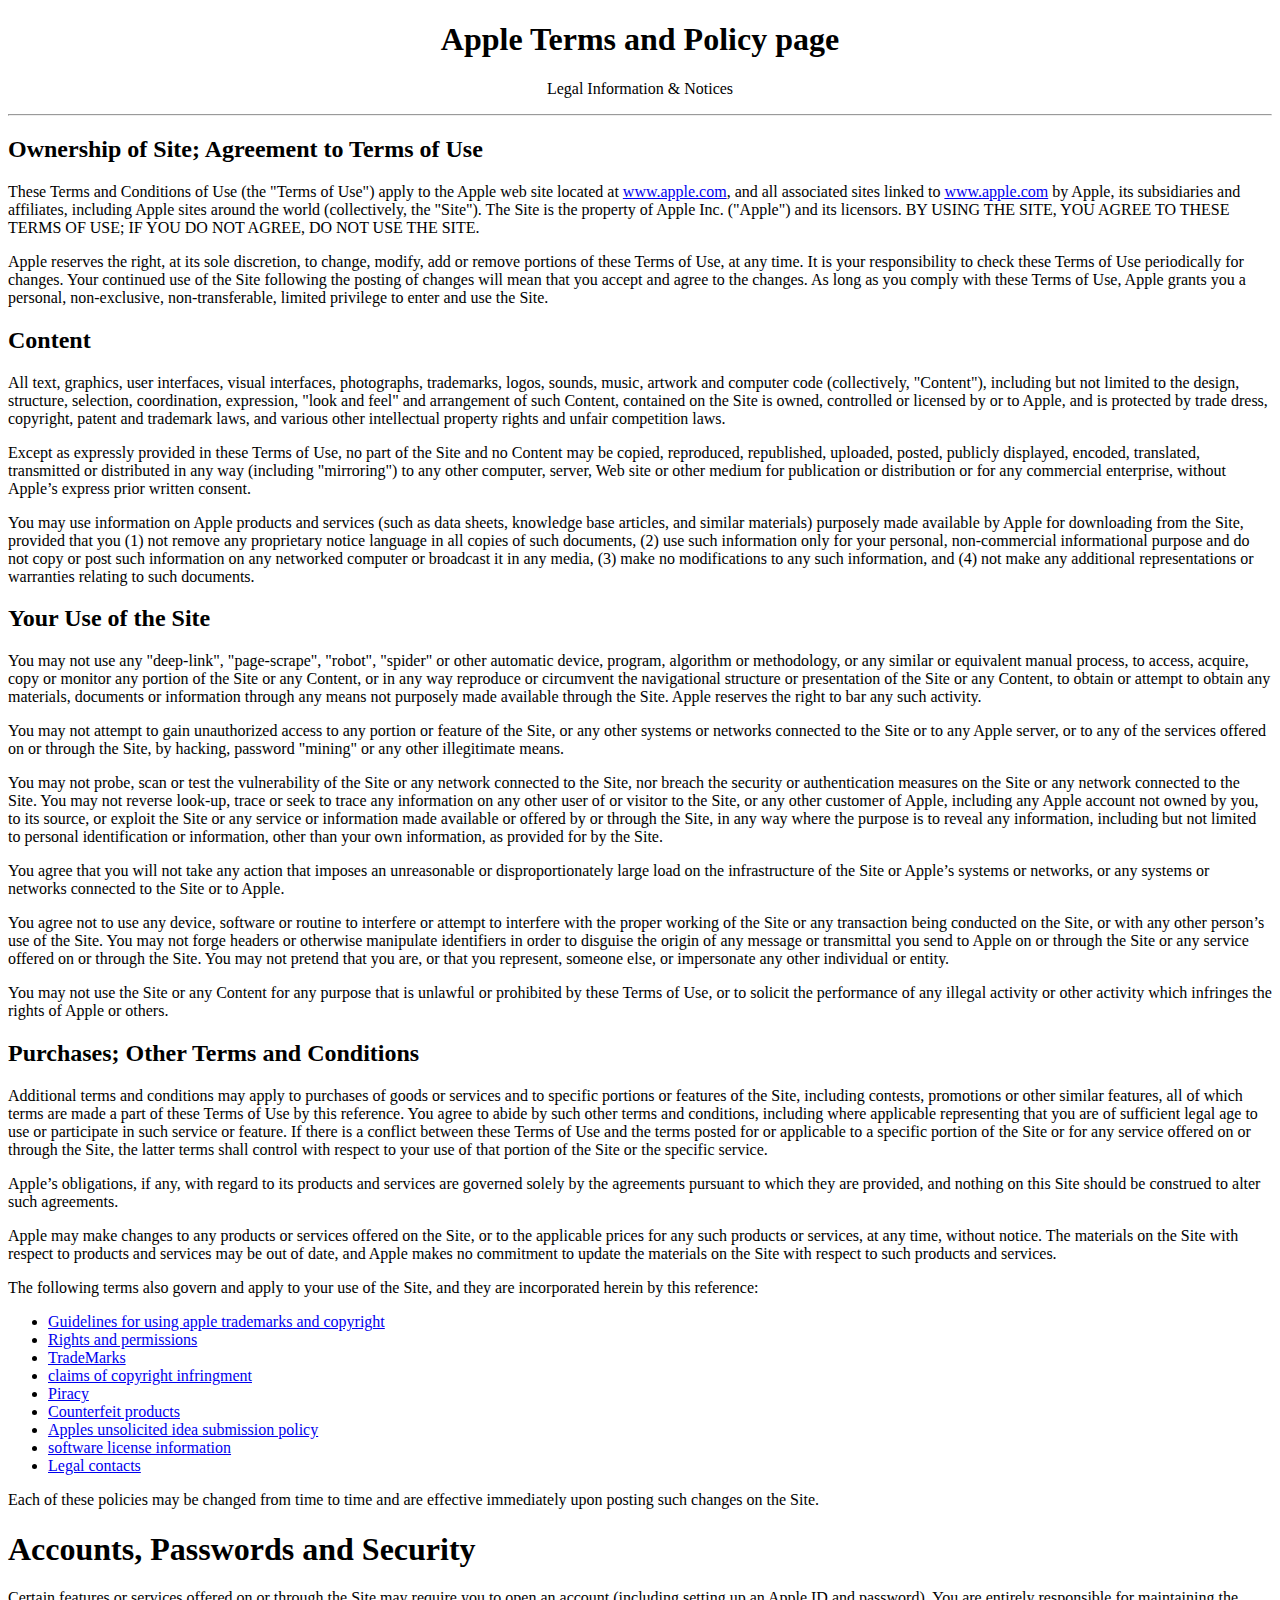
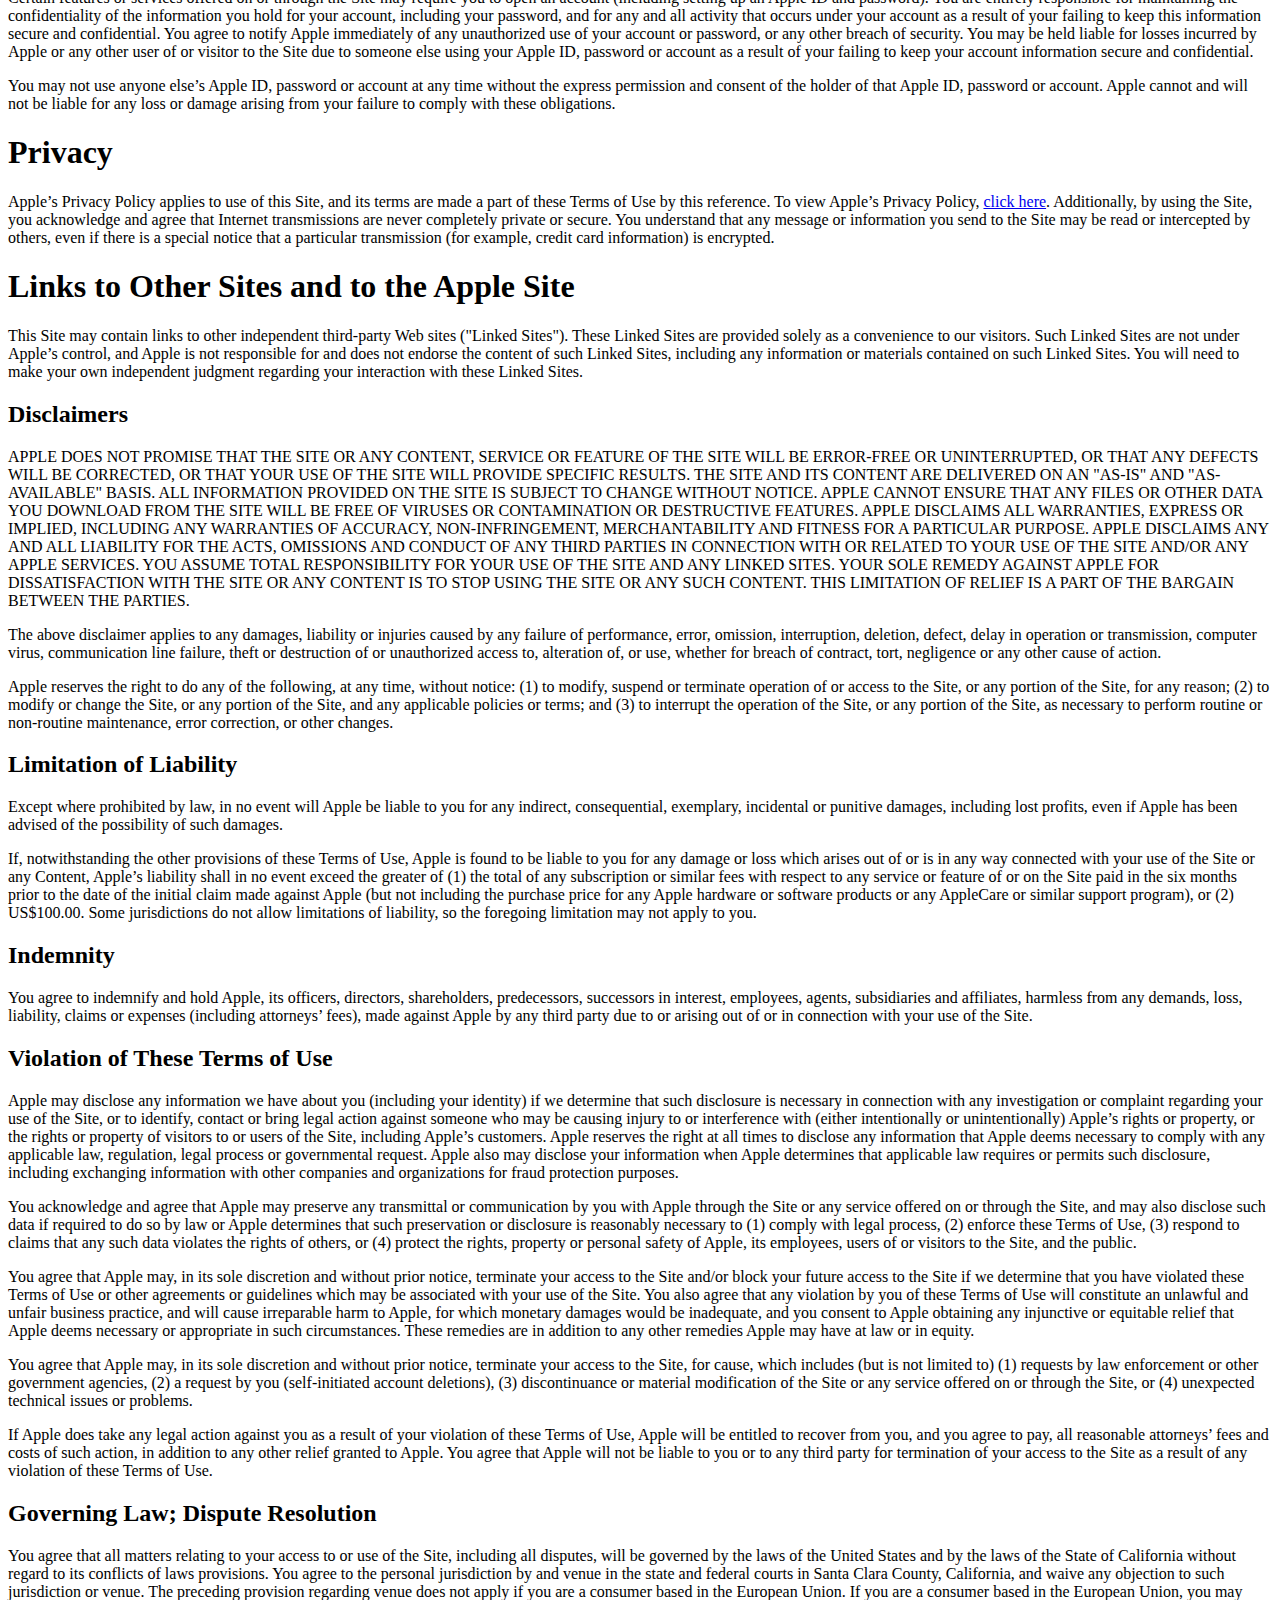
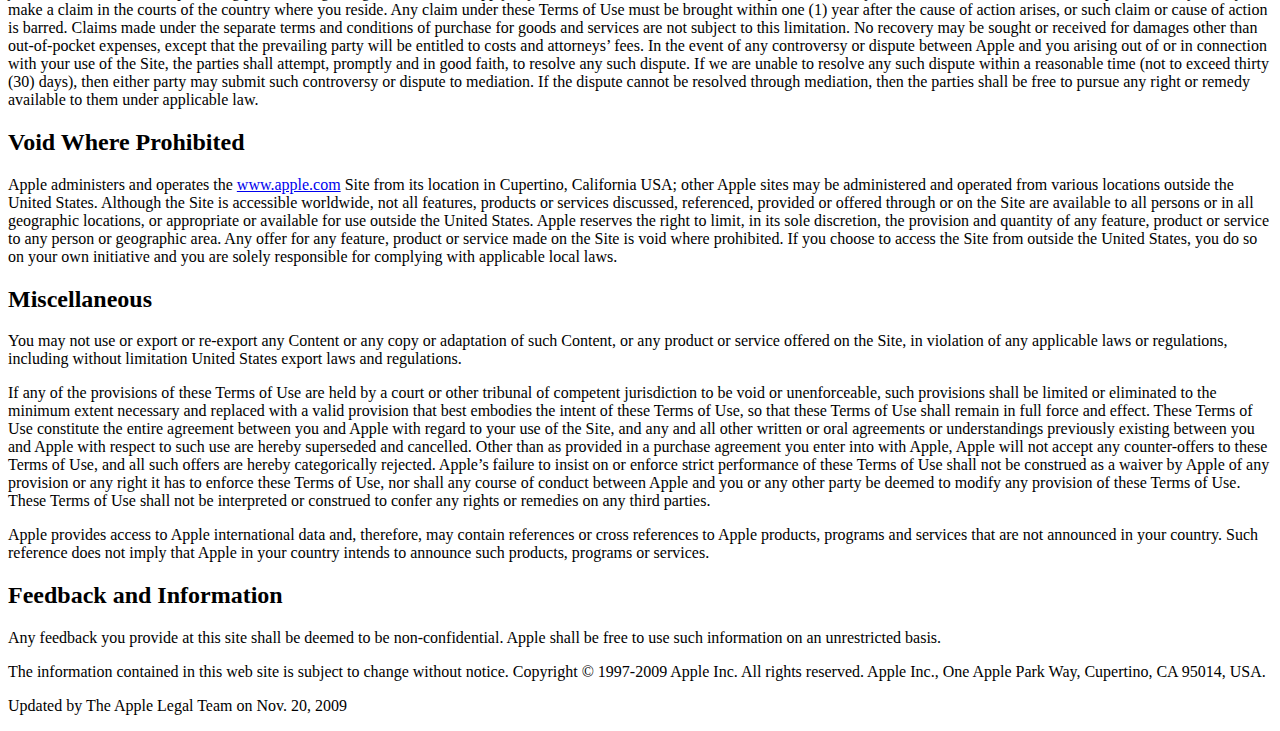
<file: firstProject/Apleterms.html>
<!DOCTYPE html>
<html lang="en">
  <head>
    <meta charset="UTF-8" />
    <meta name="viewport" content="width=device-width, initial-scale=1.0" />
    <title>Apple Terms and Policy page</title>
  </head>
  <body>
    <center>
      <h1>Apple Terms and Policy page</h1>
      <p>Legal Information & Notices</p>
    </center>
    <hr />
    <h2>Ownership of Site; Agreement to Terms of Use</h2>
    <p>
      These Terms and Conditions of Use (the "Terms of Use") apply to the Apple
      web site located at <a href="https://www.apple.com/">www.apple.com</a>,
      and all associated sites linked to
      <a href="https://www.apple.com/">www.apple.com</a> by Apple, its
      subsidiaries and affiliates, including Apple sites around the world
      (collectively, the "Site"). The Site is the property of Apple Inc.
      ("Apple") and its licensors. BY USING THE SITE, YOU AGREE TO THESE TERMS
      OF USE; IF YOU DO NOT AGREE, DO NOT USE THE SITE.
    </p>
    <p>
      Apple reserves the right, at its sole discretion, to change, modify, add
      or remove portions of these Terms of Use, at any time. It is your
      responsibility to check these Terms of Use periodically for changes. Your
      continued use of the Site following the posting of changes will mean that
      you accept and agree to the changes. As long as you comply with these
      Terms of Use, Apple grants you a personal, non-exclusive,
      non-transferable, limited privilege to enter and use the Site.
    </p>
    <h2>Content</h2>
    <p>
      All text, graphics, user interfaces, visual interfaces, photographs,
      trademarks, logos, sounds, music, artwork and computer code (collectively,
      "Content"), including but not limited to the design, structure, selection,
      coordination, expression, "look and feel" and arrangement of such Content,
      contained on the Site is owned, controlled or licensed by or to Apple, and
      is protected by trade dress, copyright, patent and trademark laws, and
      various other intellectual property rights and unfair competition laws.
    </p>
    <p>
      Except as expressly provided in these Terms of Use, no part of the Site
      and no Content may be copied, reproduced, republished, uploaded, posted,
      publicly displayed, encoded, translated, transmitted or distributed in any
      way (including "mirroring") to any other computer, server, Web site or
      other medium for publication or distribution or for any commercial
      enterprise, without Apple’s express prior written consent.
    </p>
    <p>
      You may use information on Apple products and services (such as data
      sheets, knowledge base articles, and similar materials) purposely made
      available by Apple for downloading from the Site, provided that you (1)
      not remove any proprietary notice language in all copies of such
      documents, (2) use such information only for your personal, non-commercial
      informational purpose and do not copy or post such information on any
      networked computer or broadcast it in any media, (3) make no modifications
      to any such information, and (4) not make any additional representations
      or warranties relating to such documents.
    </p>
    <h2>Your Use of the Site</h2>
    <p>
      You may not use any "deep-link", "page-scrape", "robot", "spider" or other
      automatic device, program, algorithm or methodology, or any similar or
      equivalent manual process, to access, acquire, copy or monitor any portion
      of the Site or any Content, or in any way reproduce or circumvent the
      navigational structure or presentation of the Site or any Content, to
      obtain or attempt to obtain any materials, documents or information
      through any means not purposely made available through the Site. Apple
      reserves the right to bar any such activity.
    </p>
    <p>
      You may not attempt to gain unauthorized access to any portion or feature
      of the Site, or any other systems or networks connected to the Site or to
      any Apple server, or to any of the services offered on or through the
      Site, by hacking, password "mining" or any other illegitimate means.
    </p>
    <p>
      You may not probe, scan or test the vulnerability of the Site or any
      network connected to the Site, nor breach the security or authentication
      measures on the Site or any network connected to the Site. You may not
      reverse look-up, trace or seek to trace any information on any other user
      of or visitor to the Site, or any other customer of Apple, including any
      Apple account not owned by you, to its source, or exploit the Site or any
      service or information made available or offered by or through the Site,
      in any way where the purpose is to reveal any information, including but
      not limited to personal identification or information, other than your own
      information, as provided for by the Site.
    </p>
    <p>
      You agree that you will not take any action that imposes an unreasonable
      or disproportionately large load on the infrastructure of the Site or
      Apple’s systems or networks, or any systems or networks connected to the
      Site or to Apple.
    </p>
    <p>
      You agree not to use any device, software or routine to interfere or
      attempt to interfere with the proper working of the Site or any
      transaction being conducted on the Site, or with any other person’s use of
      the Site. You may not forge headers or otherwise manipulate identifiers in
      order to disguise the origin of any message or transmittal you send to
      Apple on or through the Site or any service offered on or through the
      Site. You may not pretend that you are, or that you represent, someone
      else, or impersonate any other individual or entity.
    </p>
    <p>
      You may not use the Site or any Content for any purpose that is unlawful
      or prohibited by these Terms of Use, or to solicit the performance of any
      illegal activity or other activity which infringes the rights of Apple or
      others.
    </p>
    <h2>Purchases; Other Terms and Conditions</h2>
    <p>
      Additional terms and conditions may apply to purchases of goods or
      services and to specific portions or features of the Site, including
      contests, promotions or other similar features, all of which terms are
      made a part of these Terms of Use by this reference. You agree to abide by
      such other terms and conditions, including where applicable representing
      that you are of sufficient legal age to use or participate in such service
      or feature. If there is a conflict between these Terms of Use and the
      terms posted for or applicable to a specific portion of the Site or for
      any service offered on or through the Site, the latter terms shall control
      with respect to your use of that portion of the Site or the specific
      service.
    </p>
    <p>
      Apple’s obligations, if any, with regard to its products and services are
      governed solely by the agreements pursuant to which they are provided, and
      nothing on this Site should be construed to alter such agreements.
    </p>
    <p>
      Apple may make changes to any products or services offered on the Site, or
      to the applicable prices for any such products or services, at any time,
      without notice. The materials on the Site with respect to products and
      services may be out of date, and Apple makes no commitment to update the
      materials on the Site with respect to such products and services.
    </p>
    <p>
      The following terms also govern and apply to your use of the Site, and
      they are incorporated herein by this reference:
    </p>
    <ul>
      <li>
        <a
          href="https://www.apple.com/legal/intellectual-property/guidelinesfor3rdparties.html"
          >Guidelines for using apple trademarks and copyright</a
        >
      </li>
      <li>
        <a href="https://www.apple.com/legal/contact/rights-permissions.html"
          >Rights and permissions</a
        >
      </li>
      <li>
        <a href="https://www.apple.com/legal/intellectual-property/"
          >TradeMarks</a
        >
      </li>
      <li>
        <a
          href="https://www.apple.com/legal/contact/copyright-infringement.html"
          >claims of copyright infringment</a
        >
      </li>
      <li>
        <a href="https://www.apple.com/legal/contact/piracy.html">Piracy</a>
      </li>
      <li>
        <a
          href="https://www.apple.com/legal/contact/counterfeit-prevention.html"
          >Counterfeit products</a
        >
      </li>
      <li>
        <a
          href="https://www.apple.com/legal/intellectual-property/policies/ideas.html"
          >Apples unsolicited idea submission policy</a
        >
      </li>
      <li>
        <a href="https://www.apple.com/legal/sla/"
          >software license information</a
        >
      </li>
      <li><a href="https://www.apple.com/legal/contact/">Legal contacts</a></li>
    </ul>
    <p>
      Each of these policies may be changed from time to time and are effective
      immediately upon posting such changes on the Site.
    </p>
    <h1>Accounts, Passwords and Security</h1>
    <p>
      Certain features or services offered on or through the Site may require
      you to open an account (including setting up an Apple ID and password).
      You are entirely responsible for maintaining the confidentiality of the
      information you hold for your account, including your password, and for
      any and all activity that occurs under your account as a result of your
      failing to keep this information secure and confidential. You agree to
      notify Apple immediately of any unauthorized use of your account or
      password, or any other breach of security. You may be held liable for
      losses incurred by Apple or any other user of or visitor to the Site due
      to someone else using your Apple ID, password or account as a result of
      your failing to keep your account information secure and confidential.
    </p>
    <p>
      You may not use anyone else’s Apple ID, password or account at any time
      without the express permission and consent of the holder of that Apple ID,
      password or account. Apple cannot and will not be liable for any loss or
      damage arising from your failure to comply with these obligations.
    </p>
    <h1>Privacy</h1>
    <p>
      Apple’s Privacy Policy applies to use of this Site, and its terms are made
      a part of these Terms of Use by this reference. To view Apple’s Privacy
      Policy, <a href="https://www.apple.com/legal/privacy/">click here</a>.
      Additionally, by using the Site, you acknowledge and agree that Internet
      transmissions are never completely private or secure. You understand that
      any message or information you send to the Site may be read or intercepted
      by others, even if there is a special notice that a particular
      transmission (for example, credit card information) is encrypted.
    </p>
    <h1>Links to Other Sites and to the Apple Site</h1>
    <p>
      This Site may contain links to other independent third-party Web sites
      ("Linked Sites"). These Linked Sites are provided solely as a convenience
      to our visitors. Such Linked Sites are not under Apple’s control, and
      Apple is not responsible for and does not endorse the content of such
      Linked Sites, including any information or materials contained on such
      Linked Sites. You will need to make your own independent judgment
      regarding your interaction with these Linked Sites.
    </p>
    <h2>Disclaimers</h2>
    <p>
      APPLE DOES NOT PROMISE THAT THE SITE OR ANY CONTENT, SERVICE OR FEATURE OF
      THE SITE WILL BE ERROR-FREE OR UNINTERRUPTED, OR THAT ANY DEFECTS WILL BE
      CORRECTED, OR THAT YOUR USE OF THE SITE WILL PROVIDE SPECIFIC RESULTS. THE
      SITE AND ITS CONTENT ARE DELIVERED ON AN "AS-IS" AND "AS-AVAILABLE" BASIS.
      ALL INFORMATION PROVIDED ON THE SITE IS SUBJECT TO CHANGE WITHOUT NOTICE.
      APPLE CANNOT ENSURE THAT ANY FILES OR OTHER DATA YOU DOWNLOAD FROM THE
      SITE WILL BE FREE OF VIRUSES OR CONTAMINATION OR DESTRUCTIVE FEATURES.
      APPLE DISCLAIMS ALL WARRANTIES, EXPRESS OR IMPLIED, INCLUDING ANY
      WARRANTIES OF ACCURACY, NON-INFRINGEMENT, MERCHANTABILITY AND FITNESS FOR
      A PARTICULAR PURPOSE. APPLE DISCLAIMS ANY AND ALL LIABILITY FOR THE ACTS,
      OMISSIONS AND CONDUCT OF ANY THIRD PARTIES IN CONNECTION WITH OR RELATED
      TO YOUR USE OF THE SITE AND/OR ANY APPLE SERVICES. YOU ASSUME TOTAL
      RESPONSIBILITY FOR YOUR USE OF THE SITE AND ANY LINKED SITES. YOUR SOLE
      REMEDY AGAINST APPLE FOR DISSATISFACTION WITH THE SITE OR ANY CONTENT IS
      TO STOP USING THE SITE OR ANY SUCH CONTENT. THIS LIMITATION OF RELIEF IS A
      PART OF THE BARGAIN BETWEEN THE PARTIES.
    </p>
    <p>
      The above disclaimer applies to any damages, liability or injuries caused
      by any failure of performance, error, omission, interruption, deletion,
      defect, delay in operation or transmission, computer virus, communication
      line failure, theft or destruction of or unauthorized access to,
      alteration of, or use, whether for breach of contract, tort, negligence or
      any other cause of action.
    </p>
    <p>
      Apple reserves the right to do any of the following, at any time, without
      notice: (1) to modify, suspend or terminate operation of or access to the
      Site, or any portion of the Site, for any reason; (2) to modify or change
      the Site, or any portion of the Site, and any applicable policies or
      terms; and (3) to interrupt the operation of the Site, or any portion of
      the Site, as necessary to perform routine or non-routine maintenance,
      error correction, or other changes.
    </p>
    <h2>Limitation of Liability</h2>
    <p>
      Except where prohibited by law, in no event will Apple be liable to you
      for any indirect, consequential, exemplary, incidental or punitive
      damages, including lost profits, even if Apple has been advised of the
      possibility of such damages.
    </p>
    <p>
      If, notwithstanding the other provisions of these Terms of Use, Apple is
      found to be liable to you for any damage or loss which arises out of or is
      in any way connected with your use of the Site or any Content, Apple’s
      liability shall in no event exceed the greater of (1) the total of any
      subscription or similar fees with respect to any service or feature of or
      on the Site paid in the six months prior to the date of the initial claim
      made against Apple (but not including the purchase price for any Apple
      hardware or software products or any AppleCare or similar support
      program), or (2) US$100.00. Some jurisdictions do not allow limitations of
      liability, so the foregoing limitation may not apply to you.
    </p>
    <h2>Indemnity</h2>
    <p>
      You agree to indemnify and hold Apple, its officers, directors,
      shareholders, predecessors, successors in interest, employees, agents,
      subsidiaries and affiliates, harmless from any demands, loss, liability,
      claims or expenses (including attorneys’ fees), made against Apple by any
      third party due to or arising out of or in connection with your use of the
      Site.
    </p>
    <h2>Violation of These Terms of Use</h2>
    <p>
      Apple may disclose any information we have about you (including your
      identity) if we determine that such disclosure is necessary in connection
      with any investigation or complaint regarding your use of the Site, or to
      identify, contact or bring legal action against someone who may be causing
      injury to or interference with (either intentionally or unintentionally)
      Apple’s rights or property, or the rights or property of visitors to or
      users of the Site, including Apple’s customers. Apple reserves the right
      at all times to disclose any information that Apple deems necessary to
      comply with any applicable law, regulation, legal process or governmental
      request. Apple also may disclose your information when Apple determines
      that applicable law requires or permits such disclosure, including
      exchanging information with other companies and organizations for fraud
      protection purposes.
    </p>
    <p>
      You acknowledge and agree that Apple may preserve any transmittal or
      communication by you with Apple through the Site or any service offered on
      or through the Site, and may also disclose such data if required to do so
      by law or Apple determines that such preservation or disclosure is
      reasonably necessary to (1) comply with legal process, (2) enforce these
      Terms of Use, (3) respond to claims that any such data violates the rights
      of others, or (4) protect the rights, property or personal safety of
      Apple, its employees, users of or visitors to the Site, and the public.
    </p>
    <p>
      You agree that Apple may, in its sole discretion and without prior notice,
      terminate your access to the Site and/or block your future access to the
      Site if we determine that you have violated these Terms of Use or other
      agreements or guidelines which may be associated with your use of the
      Site. You also agree that any violation by you of these Terms of Use will
      constitute an unlawful and unfair business practice, and will cause
      irreparable harm to Apple, for which monetary damages would be inadequate,
      and you consent to Apple obtaining any injunctive or equitable relief that
      Apple deems necessary or appropriate in such circumstances. These remedies
      are in addition to any other remedies Apple may have at law or in equity.
    </p>
    <p>
      You agree that Apple may, in its sole discretion and without prior notice,
      terminate your access to the Site, for cause, which includes (but is not
      limited to) (1) requests by law enforcement or other government agencies,
      (2) a request by you (self-initiated account deletions), (3)
      discontinuance or material modification of the Site or any service offered
      on or through the Site, or (4) unexpected technical issues or problems.
    </p>
    <p>
      If Apple does take any legal action against you as a result of your
      violation of these Terms of Use, Apple will be entitled to recover from
      you, and you agree to pay, all reasonable attorneys’ fees and costs of
      such action, in addition to any other relief granted to Apple. You agree
      that Apple will not be liable to you or to any third party for termination
      of your access to the Site as a result of any violation of these Terms of
      Use.
    </p>
    <h2>Governing Law; Dispute Resolution</h2>
    <p>
      You agree that all matters relating to your access to or use of the Site,
      including all disputes, will be governed by the laws of the United States
      and by the laws of the State of California without regard to its conflicts
      of laws provisions. You agree to the personal jurisdiction by and venue in
      the state and federal courts in Santa Clara County, California, and waive
      any objection to such jurisdiction or venue. The preceding provision
      regarding venue does not apply if you are a consumer based in the European
      Union. If you are a consumer based in the European Union, you may make a
      claim in the courts of the country where you reside. Any claim under these
      Terms of Use must be brought within one (1) year after the cause of action
      arises, or such claim or cause of action is barred. Claims made under the
      separate terms and conditions of purchase for goods and services are not
      subject to this limitation. No recovery may be sought or received for
      damages other than out-of-pocket expenses, except that the prevailing
      party will be entitled to costs and attorneys’ fees. In the event of any
      controversy or dispute between Apple and you arising out of or in
      connection with your use of the Site, the parties shall attempt, promptly
      and in good faith, to resolve any such dispute. If we are unable to
      resolve any such dispute within a reasonable time (not to exceed thirty
      (30) days), then either party may submit such controversy or dispute to
      mediation. If the dispute cannot be resolved through mediation, then the
      parties shall be free to pursue any right or remedy available to them
      under applicable law.
    </p>
    <h2>Void Where Prohibited</h2>
    <p>
      Apple administers and operates the
      <a href="https://www.apple.com/">www.apple.com</a> Site from its location
      in Cupertino, California USA; other Apple sites may be administered and
      operated from various locations outside the United States. Although the
      Site is accessible worldwide, not all features, products or services
      discussed, referenced, provided or offered through or on the Site are
      available to all persons or in all geographic locations, or appropriate or
      available for use outside the United States. Apple reserves the right to
      limit, in its sole discretion, the provision and quantity of any feature,
      product or service to any person or geographic area. Any offer for any
      feature, product or service made on the Site is void where prohibited. If
      you choose to access the Site from outside the United States, you do so on
      your own initiative and you are solely responsible for complying with
      applicable local laws.
    </p>
    <h2>Miscellaneous</h2>
    <p>
      You may not use or export or re-export any Content or any copy or
      adaptation of such Content, or any product or service offered on the Site,
      in violation of any applicable laws or regulations, including without
      limitation United States export laws and regulations.
    </p>
    <p>
      If any of the provisions of these Terms of Use are held by a court or
      other tribunal of competent jurisdiction to be void or unenforceable, such
      provisions shall be limited or eliminated to the minimum extent necessary
      and replaced with a valid provision that best embodies the intent of these
      Terms of Use, so that these Terms of Use shall remain in full force and
      effect. These Terms of Use constitute the entire agreement between you and
      Apple with regard to your use of the Site, and any and all other written
      or oral agreements or understandings previously existing between you and
      Apple with respect to such use are hereby superseded and cancelled. Other
      than as provided in a purchase agreement you enter into with Apple, Apple
      will not accept any counter-offers to these Terms of Use, and all such
      offers are hereby categorically rejected. Apple’s failure to insist on or
      enforce strict performance of these Terms of Use shall not be construed as
      a waiver by Apple of any provision or any right it has to enforce these
      Terms of Use, nor shall any course of conduct between Apple and you or any
      other party be deemed to modify any provision of these Terms of Use. These
      Terms of Use shall not be interpreted or construed to confer any rights or
      remedies on any third parties.
    </p>
    <p>
      Apple provides access to Apple international data and, therefore, may
      contain references or cross references to Apple products, programs and
      services that are not announced in your country. Such reference does not
      imply that Apple in your country intends to announce such products,
      programs or services.
    </p>
    <h2>Feedback and Information</h2>
    <p>
      Any feedback you provide at this site shall be deemed to be
      non-confidential. Apple shall be free to use such information on an
      unrestricted basis.
    </p>
    <p>
      The information contained in this web site is subject to change without
      notice. Copyright © 1997-2009 Apple Inc. All rights reserved. Apple Inc.,
      One Apple Park Way, Cupertino, CA 95014, USA.
    </p>
    <p>Updated by The Apple Legal Team on Nov. 20, 2009</p>
  </body>
</html>
</file>
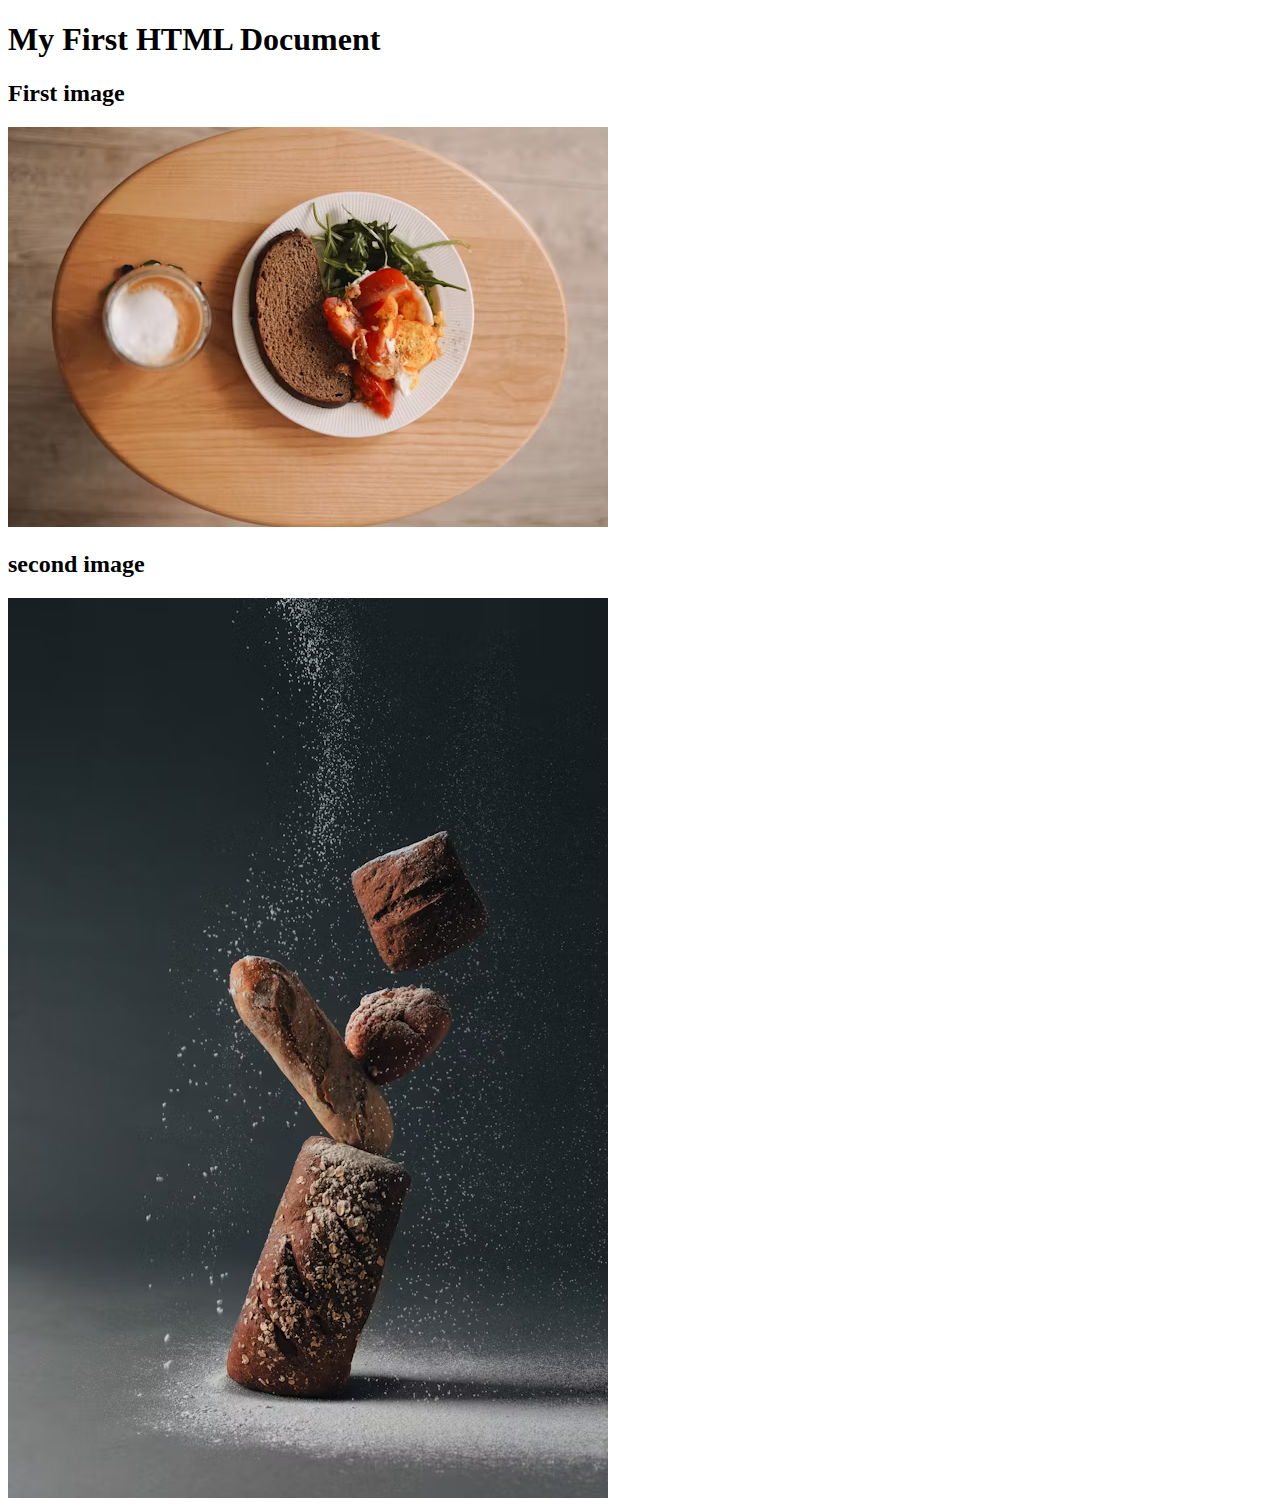
<file: firstProject/imagepractice.html>
<!DOCTYPE html>
<html lang="en">
<head>
    <meta charset="UTF-8">
    <meta name="viewport" content="width=device-width, initial-scale=1.0">
    <title>image practice</title>
</head>
<body>
    <h1>My First HTML Document</h1>
    <h2>First image</h2>
    <img src="../firstProject/images/food.jpg" alt="food">
    <h2>second image</h2>
    <img src="../firstProject/images/splash.jpg" alt="another food">
</body>
</html>
</file>
<file: apple-responsive-staring-base-code/css/styles.css>
/* General Styling*/
body {
  font-family: "Montserrat", sans-serif;
}
a {
  color: #06c;
}
img {
  max-width: 100%;
}
.white {
  color: #fff;
}
.black {
  color: #1d1d1f;
}
.grey {
  color: #86868b;
}
.top-50 {
  margin-top: 50px;
}
.top-100 {
  margin-top: 100px;
}
/* Header Style */
.nav-wrapper {
  background: rgba(0, 0, 0, 0.8);
  font-size: 0.85em;
  font-weight: 200;
}
.nav-wrapper ul li a {
  color: #fff;
}
.navbar-toggler {
  color: #fff;
}
.nav-item {
  text-align: left !important;
  padding: 4px 0;
  border-bottom: 1px solid #4b4b4b;
}
/* my part style starts here */
/* mac book section */
.main-wrapper1 {
  background-color: #fafafa;
  text-align: center;
  padding-top: 25px;
}
/* iphone 11 pro section */
.main-wrapper2 {
  background-image: url("../images/home/iphone11-pro-bg.jpg");
  height: 580px;
  background-position: center;
  background-repeat: no-repeat;
  background-size: cover;
  color: #fff;
  padding: 65px 20px;
  text-align: center;
}
/* iphone 11 section */
.main-wrapper3 {
  background-image: url("../images/home/iphone11-bg.jpg");
  height: 580px;
  background-position: center;
  background-repeat: no-repeat;
  background-size: cover;
  color: black;
  padding: 65px 20px;
  text-align: center;
}
/* watch and card section */
.main-wrapper4 {
  background-image: url("../images/home/watch-series-5.jpg");
  height: 580px;
  width: 48.5%;
  background-position: center;
  background-repeat: no-repeat;
  background-size: cover;
  color: #231a1a;
  padding: 65px 20px;
  margin: 1% 0.5% 0 1%;
  padding-top: 54px;
  text-align: center;
  width: 100%;
  margin: 0 auto;
}
.main-wrapper5 {
  background-image: url("../images/home/apple-card.jpg");
  height: 580px;
  width: 48.5%;
  background-position: center;
  background-repeat: no-repeat;
  background-size: cover;
  color: #292222;
  padding: 65px 20px;
  margin: 1% 0.5% 0 1%;
  padding-top: 54px;
  text-align: center;
  width: 100%;
  margin: 0 auto;
}
/* baby and airpod section */
.main-wrapper6 {
  background-image: url("../images/home/apple-tv-background.jpg");
  height: 580px;
  width: 48.5%;
  background-position: center;
  background-repeat: no-repeat;
  background-size: cover;
  color: #fff;
  padding: 65px 20px;
  margin: 1% 0.5% 0 1%;
  padding-top: 54px;
  text-align: center;
  width: 100%;
  margin: 0 auto;
}
/* after effect for the entire sections */
.mark-remover a::after {
  content: "\f144";
}
.mark-remover ul {
  display: flex;
  justify-content: center;
  justify-content: space-evenly;
}

.main-wrapper7 {
  background-image: url("../images/home/air-pods.jpg");
  height: 580px;
  width: 48.5%;
  background-position: center;
  background-repeat: no-repeat;
  background-size: cover;
  color: #fff;
  padding: 65px 20px;
  margin: 1% 0.5% 0 1%;
  padding-top: 54px;
  text-align: center;
  width: 100%;
  margin: 0 auto;
}
/* Mac book and ipad section */
.main-wrapper8 {
  background-image: url("../images/home/mac-laptop.jpg");
  height: 650px;
  width: 48.5%;
  background-position: bottom;
  background-repeat: no-repeat;
  background-size: initial;
  color: #241e1e;
  padding: 65px 20px;
  margin: 1% 0.5% 0 1%;
  padding-top: 30px;
  text-align: center;
  width: 100%;
  margin: 0 auto;
}
.main-wrapper9 {
  background-image: url("../images/home/new-ipad.jpg");
  height: 580px;
  width: 48.5%;
  background-position: center;
  background-repeat: no-repeat;
  background-size: cover;
  color: #fff;
  padding: 65px 20px;
  margin: 1% 1% 0 0.5%;
  padding-top: 54px;
  text-align: center;
  width: 100%;
  margin: 0 auto;
}

.mark-remover li {
  display: block;
}

/* my part ends here */

/* Footer Styling */
.footer-wrapper {
  background-color: #f5f5f7;
  color: #86868b;
  font-size: 0.7em;
}
.footer-wrapper ul {
  list-style: none;
  padding-bottom: 10px;
  padding-inline-start: 0px;
}
.footer-wrapper ul a {
  color: #515154;
}
.my-apple-wrapper {
  padding-bottom: 15px;
  margin-top: 10px;
}
.copyright {
  margin-top: 15px;
}
.footer-country {
  margin-top: 8px;
}
.flag-wrapper {
  display: inline-block;
  vertical-align: middle;
  padding-right: 5px;
}
.footer-country-name {
  display: inline-block;
  vertical-align: middle;
}
.footer-links-terms ul {
  display: flex;
}
.footer-links-terms ul li {
  padding: 0 10px;
  border-right: 1px solid #d2d2d7;
}
.footer-links-terms ul li:first-child {
  padding-left: 0;
}
.footer-links-terms ul li:last-child {
  border-right: 0;
}

.footer-links-wrapper h3 {
  font-size: 12px;
  font-weight: 600;
  color: #1d1d1f;
}
.footer-wrapper ul li {
  padding: 4px 0;
}
.upper-text-container {
  border-bottom: 1px solid #d2d2d7;
  padding: 17px 0 10px;
  margin-bottom: 20px;
}
.upper-text-container a {
  color: #515154;
}

/*Media Query*/
/* Footer */
@media (max-width: 768px) {
  .footer-links-wrapper ul {
    display: none;
  }
  .footer-links-wrapper h3 {
    padding: 10px 0;
    border-bottom: 1px solid #ccc;
  }
  .footer-links-wrapper h3:after {
    font-family: "FontAwesome";
    content: "\f067";
    padding-left: 10px;
    position: absolute;
    right: 25px;
  }
}
@media (min-width: 768px) {
  /*Nav bar*/
  .nav-item {
    text-align: center !important;
    padding: 0;
    border-bottom: 0px;
  }
  /*Footer styling*/
  .my-apple-wrapper {
    border-bottom: 1px solid #d2d2d7;
  }
}
@media (min-width: 992px) {
  /*Footer styling*/
  .copyright {
    margin-top: 10px;
  }
  .footer-country {
    margin-top: 10px;
  }
  .footer-links-terms {
    margin-top: 10px;
  }
}
</file>
